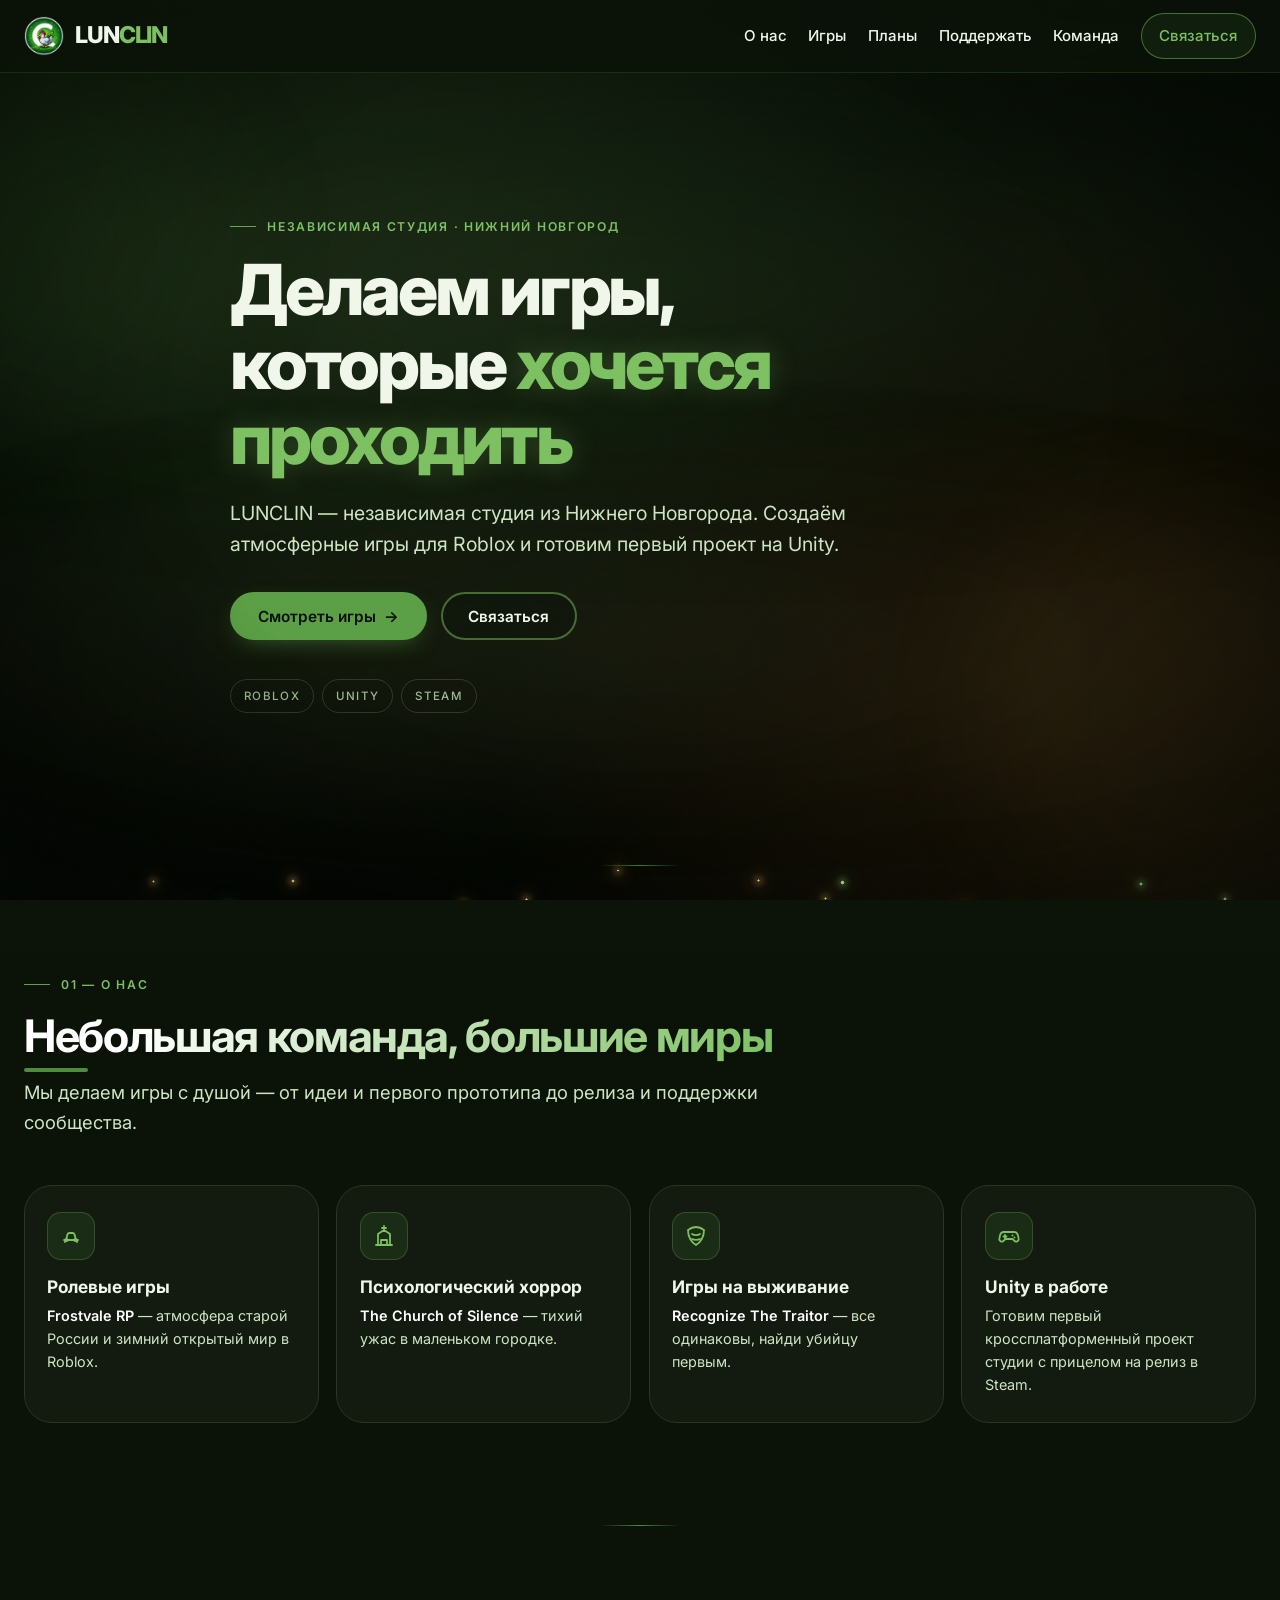
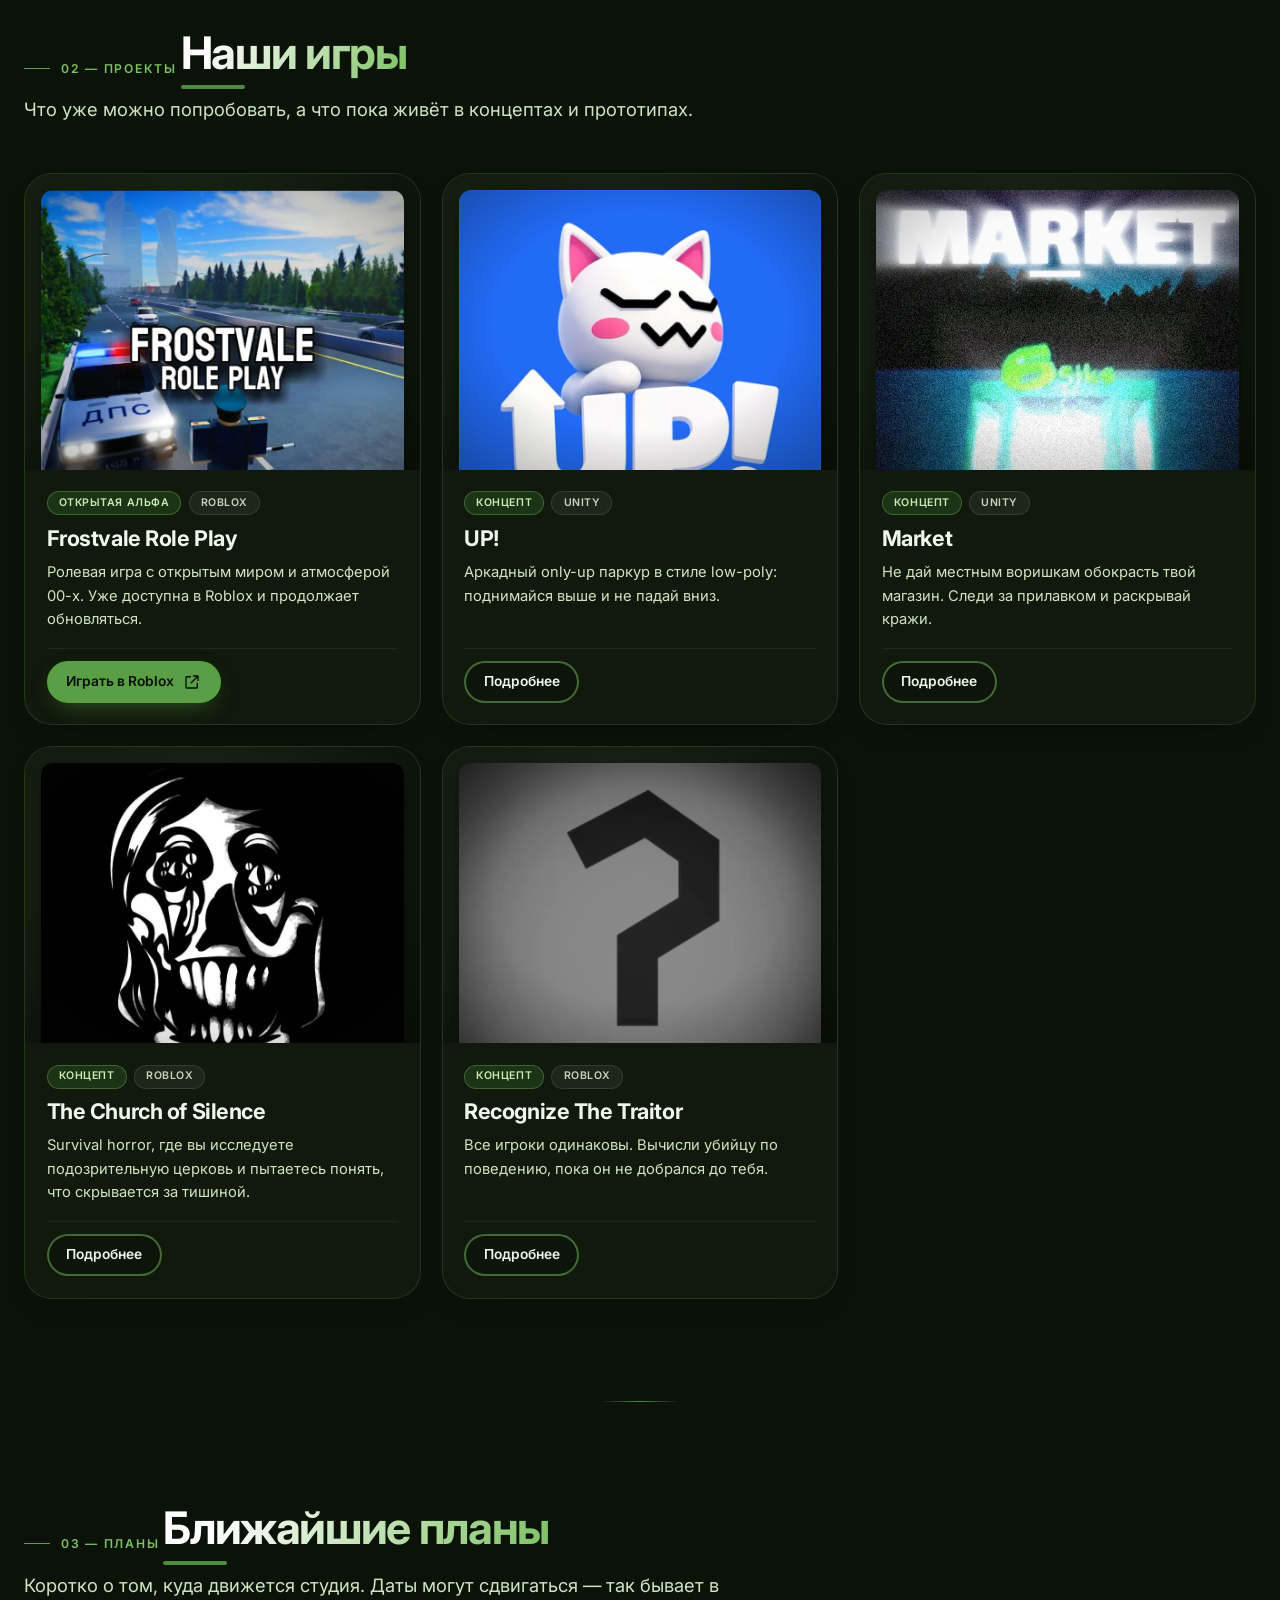
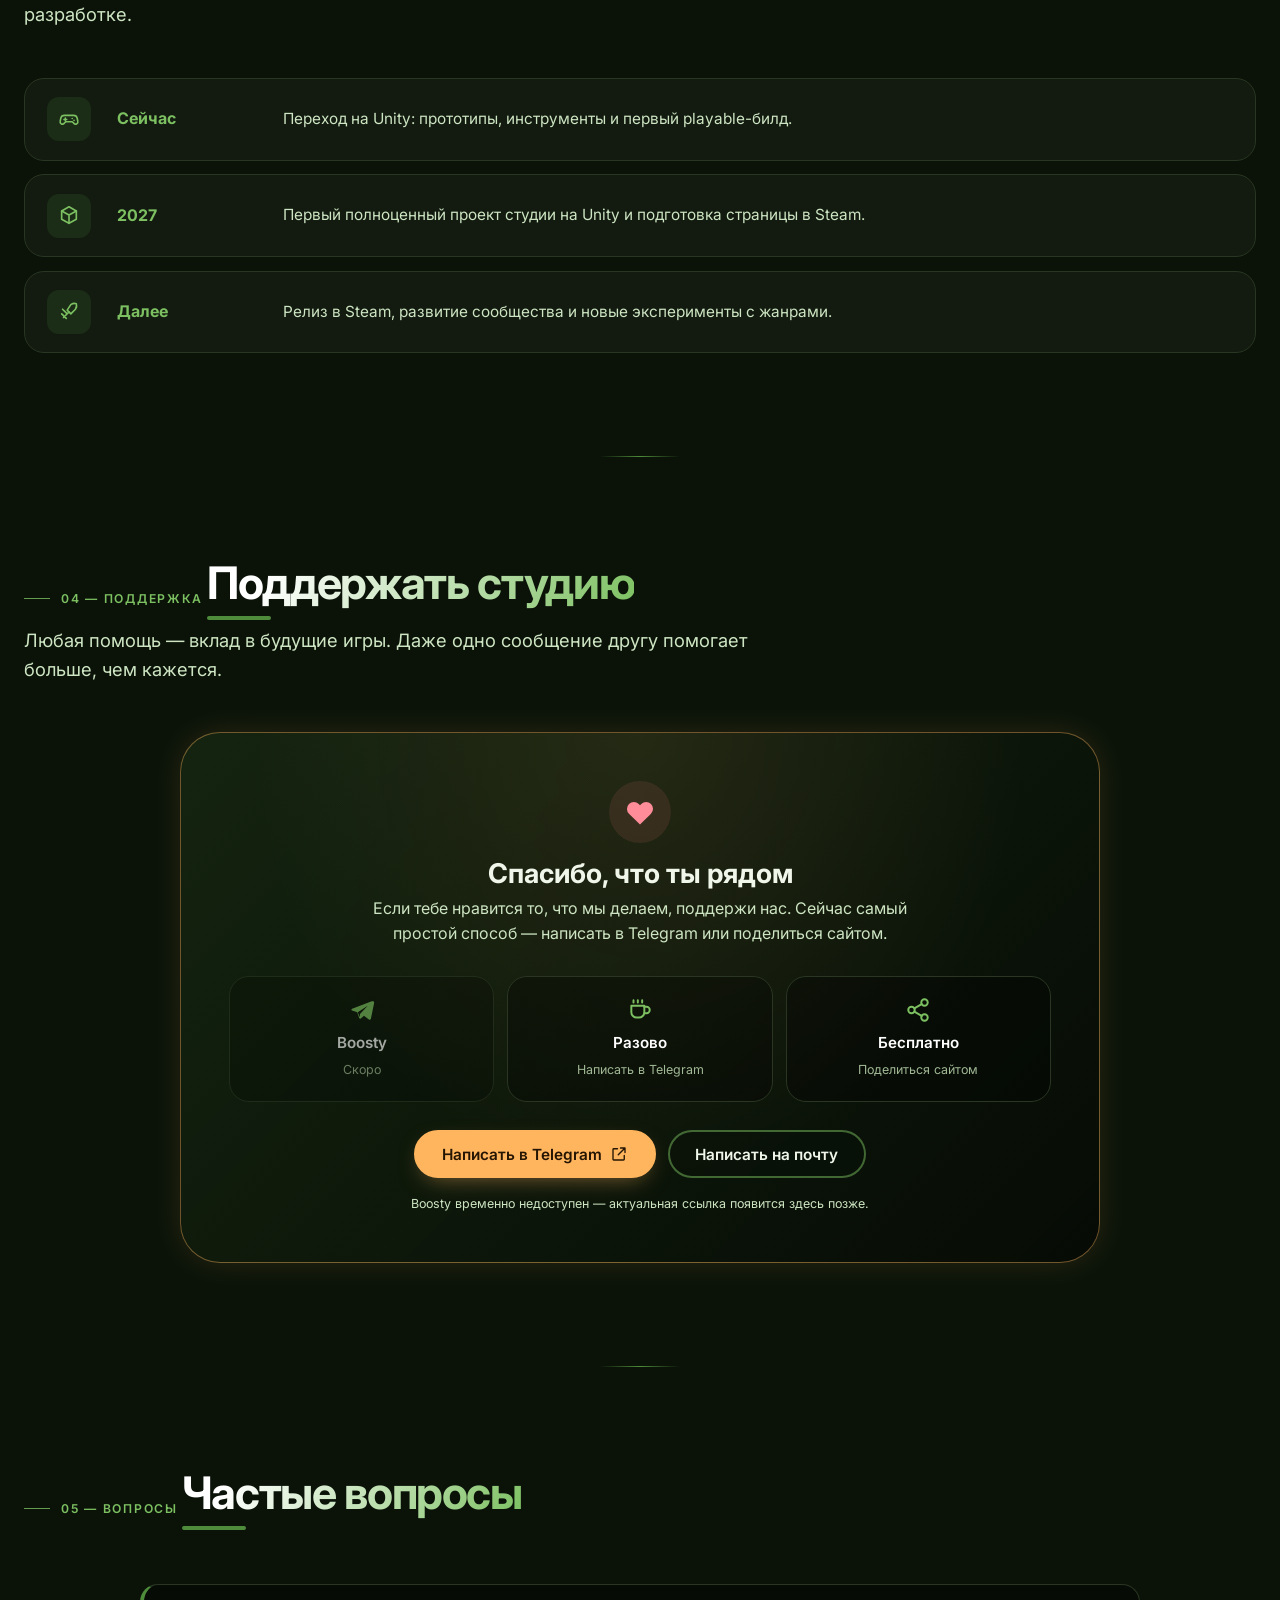
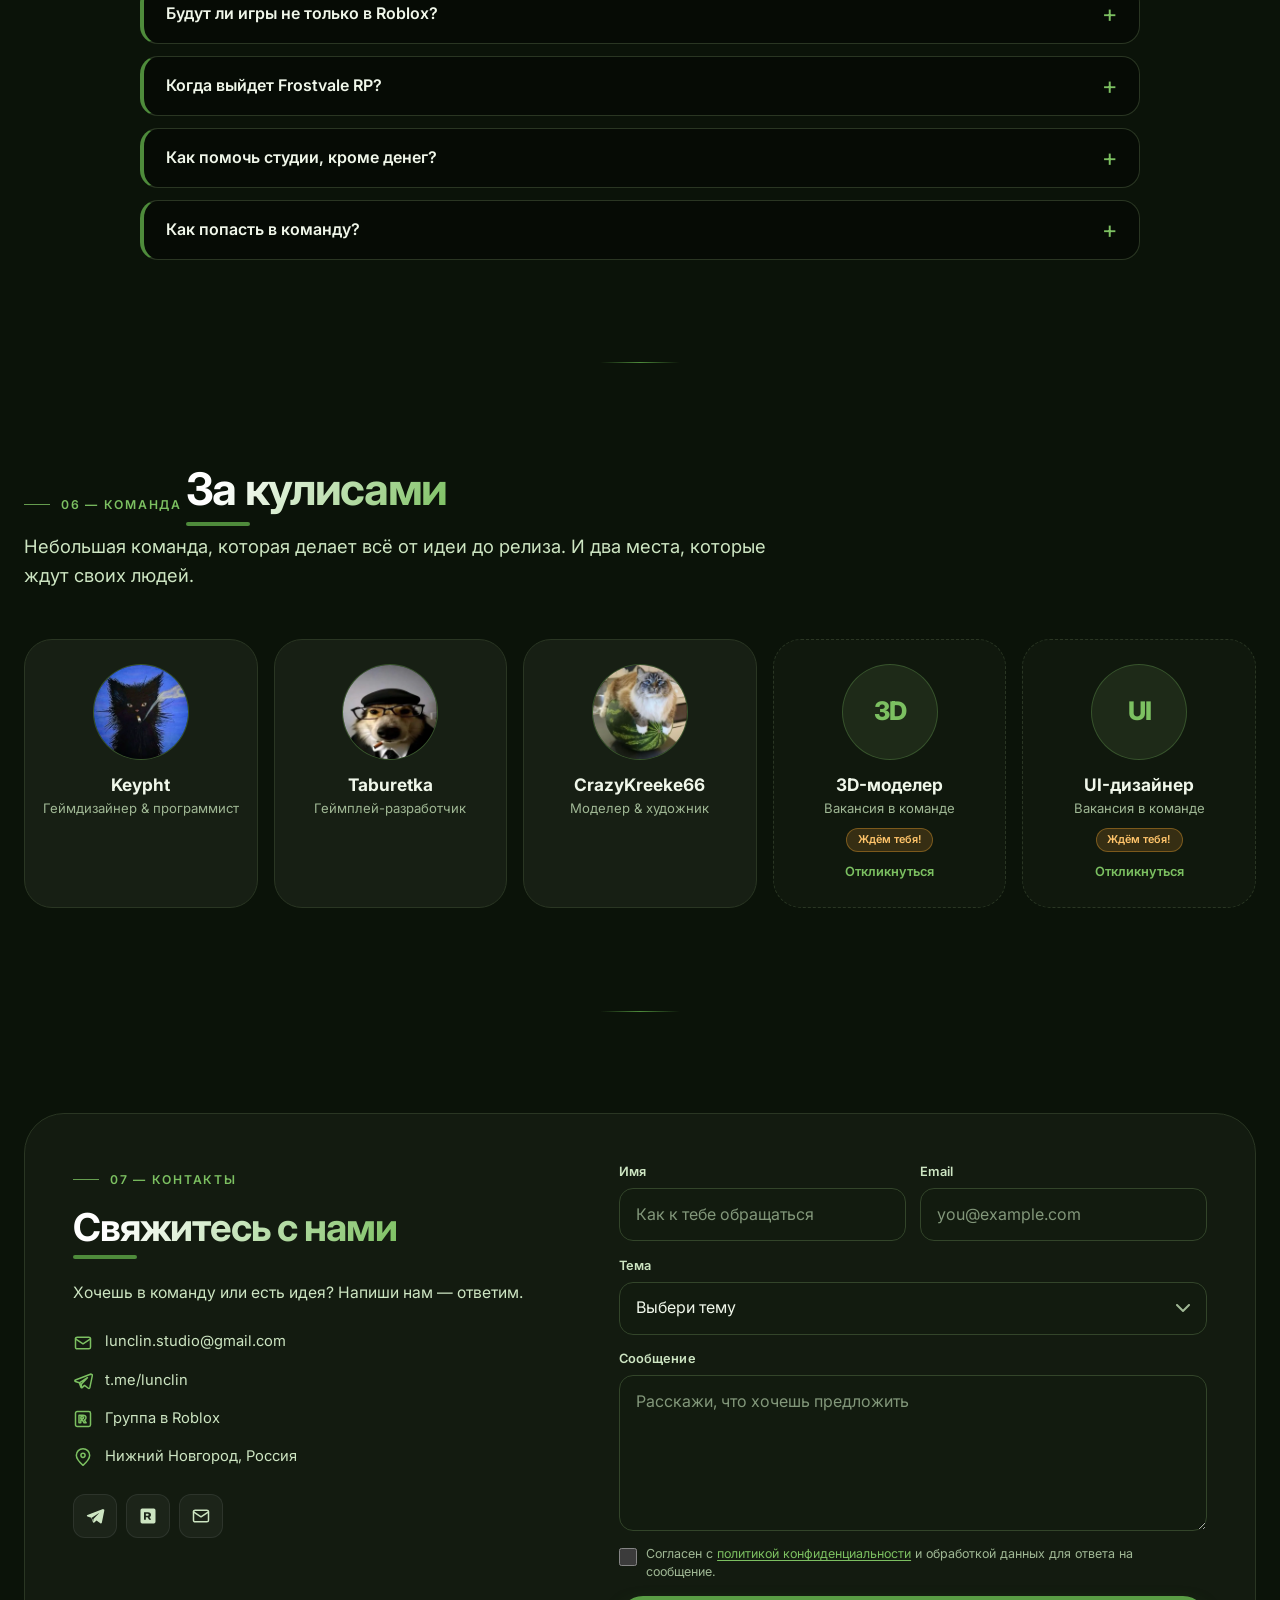
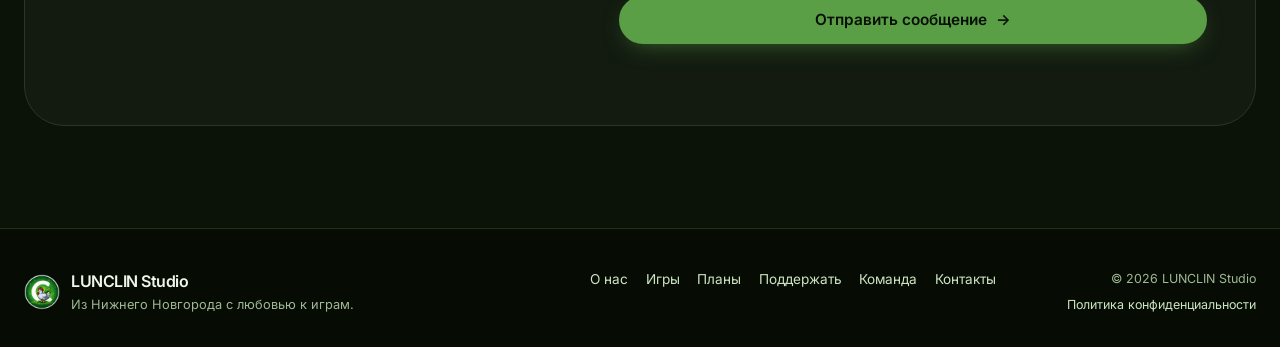
<file: index.html>
<!DOCTYPE html>
<html lang="ru" class="no-js">
<head>
    <meta charset="UTF-8">
    <meta name="viewport" content="width=device-width, initial-scale=1.0, viewport-fit=cover">
    <title>LUNCLIN Studio — инди-игры из Нижнего Новгорода</title>
    <meta name="description" content="LUNCLIN Studio — независимая инди-студия из Нижнего Новгорода. Атмосферные игры для Roblox и первый проект на Unity.">
    <meta name="author" content="LUNCLIN Studio">
    <meta name="robots" content="index, follow">
    <meta name="theme-color" content="#0b1309">
    <meta name="color-scheme" content="dark">
    <meta name="format-detection" content="telephone=no">
    <link rel="canonical" href="https://lunclin.github.io/">

    <meta property="og:type" content="website">
    <meta property="og:site_name" content="LUNCLIN Studio">
    <meta property="og:url" content="https://lunclin.github.io/">
    <meta property="og:title" content="LUNCLIN Studio — инди-игры из Нижнего Новгорода">
    <meta property="og:description" content="Атмосферные игры для Roblox и первый проект на Unity. Знакомьтесь с проектами и командой LUNCLIN.">
    <meta property="og:locale" content="ru_RU">
    <meta property="og:image" content="https://lunclin.github.io/og-image.jpg">
    <meta property="og:image:width" content="1200">
    <meta property="og:image:height" content="630">
    <meta property="og:image:alt" content="LUNCLIN Studio — делаем игры, которые хочется проходить">
    <meta name="twitter:card" content="summary_large_image">
    <meta name="twitter:title" content="LUNCLIN Studio — инди-игры из Нижнего Новгорода">
    <meta name="twitter:description" content="Атмосферные игры для Roblox и первый проект на Unity.">
    <meta name="twitter:image" content="https://lunclin.github.io/og-image.jpg">

    <link rel="icon" type="image/png" sizes="32x32" href="favicon.png">
    <link rel="apple-touch-icon" href="apple-touch-icon.png">
    <link rel="manifest" href="site.webmanifest">

    <link rel="preconnect" href="https://fonts.googleapis.com">
    <link rel="preconnect" href="https://fonts.gstatic.com" crossorigin>
    <link href="https://fonts.googleapis.com/css2?family=Inter:wght@400;500;600;700;800&display=swap" rel="stylesheet">
    <link rel="stylesheet" href="styles.css">

    <script>
        document.documentElement.classList.remove("no-js");
        document.documentElement.classList.add("js");
    </script>

    <script type="application/ld+json">
    {
        "@context": "https://schema.org",
        "@graph": [
            {
                "@type": "Organization",
                "@id": "https://lunclin.github.io/#organization",
                "url": "https://lunclin.github.io/",
                "logo": "https://lunclin.github.io/icon-512.png",
                "name": "LUNCLIN Studio",
                "description": "Независимая инди-студия из Нижнего Новгорода. Создаём атмосферные игры для Roblox и готовим первый проект на Unity.",
                "email": "lunclin.studio@gmail.com",
                "sameAs": [
                    "https://t.me/lunclin",
                    "https://www.roblox.com/communities/35756576/LUNCLIN-Indie-Studio"
                ]
            },
            {
                "@type": "WebSite",
                "@id": "https://lunclin.github.io/#website",
                "url": "https://lunclin.github.io/",
                "name": "LUNCLIN Studio",
                "inLanguage": "ru",
                "publisher": {
                    "@id": "#organization"
                }
            },
            {
                "@type": "VideoGame",
                "name": "Frostvale Role Play",
                "description": "Ролевая игра с открытым миром и атмосферой 00-х в Roblox.",
                "genre": "Role-playing game",
                "gamePlatform": "Roblox",
                "applicationCategory": "Game",
                "operatingSystem": "Web",
                "inLanguage": "ru",
                "publisher": {
                    "@id": "#organization"
                }
            },
            {
                "@type": "VideoGame",
                "name": "UP!",
                "description": "Аркадный only-up паркур в стиле low-poly.",
                "genre": "Parkour",
                "gamePlatform": "Unity",
                "applicationCategory": "Game",
                "operatingSystem": "Windows",
                "publisher": {
                    "@id": "#organization"
                }
            },
            {
                "@type": "VideoGame",
                "name": "Market",
                "description": "Аркадная игра о магазине, который нужно защитить от местных воришек.",
                "genre": "Arcade",
                "gamePlatform": "Unity",
                "applicationCategory": "Game",
                "operatingSystem": "Windows",
                "publisher": {
                    "@id": "#organization"
                }
            },
            {
                "@type": "VideoGame",
                "name": "The Church of Silence",
                "description": "Survival horror о подозрительной церкви и тишине, которая скрывает больше, чем кажется.",
                "genre": "Survival horror",
                "gamePlatform": "Roblox",
                "applicationCategory": "Game",
                "operatingSystem": "Web",
                "inLanguage": "ru",
                "publisher": {
                    "@id": "#organization"
                }
            },
            {
                "@type": "VideoGame",
                "name": "Recognize The Traitor",
                "description": "Социальная игра на вычисление убийцы по поведению среди одинаковых игроков.",
                "genre": "Social deduction",
                "gamePlatform": "Roblox",
                "applicationCategory": "Game",
                "operatingSystem": "Web",
                "inLanguage": "ru",
                "publisher": {
                    "@id": "#organization"
                }
            },
            {
                "@type": "FAQPage",
                "mainEntity": [
                    {
                        "@type": "Question",
                        "name": "Будут ли игры не только в Roblox?",
                        "acceptedAnswer": {
                            "@type": "Answer",
                            "text": "Да. Сейчас студия работает над первым проектом на Unity; в планах — релиз в Steam."
                        }
                    },
                    {
                        "@type": "Question",
                        "name": "Когда выйдет Frostvale RP?",
                        "acceptedAnswer": {
                            "@type": "Answer",
                            "text": "Игра уже доступна в Roblox в открытой альфе и продолжает обновляться."
                        }
                    },
                    {
                        "@type": "Question",
                        "name": "Как помочь студии, кроме денег?",
                        "acceptedAnswer": {
                            "@type": "Answer",
                            "text": "Рассказать друзьям, прислать фидбек в Telegram и протестировать новые механики."
                        }
                    },
                    {
                        "@type": "Question",
                        "name": "Как попасть в команду?",
                        "acceptedAnswer": {
                            "@type": "Answer",
                            "text": "Напиши на lunclin.studio@gmail.com или в Telegram и приложи примеры работ."
                        }
                    }
                ]
            }
        ]
    }
    </script>
</head>
<body id="top">

<a class="skip-link" href="#main">Перейти к содержанию</a>

<svg class="svg-sprite" aria-hidden="true" focusable="false" xmlns="http://www.w3.org/2000/svg">
    <symbol id="i-car" viewBox="0 0 24 24">
        <path d="M5 16h14M7 16l1.4-5.2A2 2 0 0 1 10.3 9h3.4a2 2 0 0 1 1.9 1.8L17 16"/>
        <path d="M6 16v2M18 16v2"/>
        <circle cx="7.5" cy="16" r="1.2"/>
        <circle cx="16.5" cy="16" r="1.2"/>
    </symbol>
    <symbol id="i-church" viewBox="0 0 24 24">
        <path d="M12 2v4M10 4h4M6 21V10l6-4 6 4v11M9 21v-5h6v5M4 21h16"/>
    </symbol>
    <symbol id="i-mask" viewBox="0 0 24 24">
        <path d="M4 6c2.6-2 5.3-3 8-3s5.4 1 8 3c0 6-3.2 12-8 15-4.8-3-8-9-8-15Z"/>
        <path d="M8 10c1.2.8 2.6 1.2 4 1.2s2.8-.4 4-1.2M8 15c1.2.6 2.6.9 4 .9s2.8-.3 4-.9"/>
    </symbol>
    <symbol id="i-gamepad" viewBox="0 0 24 24">
        <path d="M7 8h10a4 4 0 0 1 3.9 3.1l.7 3.3a2.5 2.5 0 0 1-4.4 2.2L15.5 15h-7l-1.7 1.6a2.5 2.5 0 0 1-4.4-2.2l.7-3.3A4 4 0 0 1 7 8Z"/>
        <path d="M8 11v3M6.5 12.5h3M15.5 11.5h.01M17.5 13.5h.01"/>
    </symbol>
    <symbol id="i-cube" viewBox="0 0 24 24">
        <path d="m12 2 8 4.5v9L12 20l-8-4.5v-9L12 2Z"/>
        <path d="m4 6.5 8 4.5 8-4.5M12 11v9"/>
    </symbol>
    <symbol id="i-heart" viewBox="0 0 24 24">
        <path d="M20.8 5.6a5.5 5.5 0 0 0-7.8 0L12 6.6l-1-1a5.5 5.5 0 0 0-7.8 7.8l1 1L12 22l7.8-7.6 1-1a5.5 5.5 0 0 0 0-7.8Z"/>
    </symbol>
    <symbol id="i-telegram" viewBox="0 0 24 24">
        <path d="M21.6 3.6 2.9 10.8c-.9.3-.9 1.4 0 1.7l4.7 1.5 1.8 5.3c.3.8 1.2 1 1.8.4l2.6-2.4 4.6 3.4c.7.5 1.6.1 1.8-.7l3-14.5c.2-1-.7-1.7-1.6-1.4ZM8.1 14l9.2-6-7.1 7.6-.3 3-1.8-4.6Z"/>
    </symbol>
    <symbol id="i-coffee" viewBox="0 0 24 24">
        <path d="M4 8h12v6a5 5 0 0 1-5 5H9a5 5 0 0 1-5-5V8Z"/>
        <path d="M16 9h2a3 3 0 0 1 0 6h-2M6 3v2M10 3v2M14 3v2"/>
    </symbol>
    <symbol id="i-share" viewBox="0 0 24 24">
        <circle cx="18" cy="5" r="3"/>
        <circle cx="6" cy="12" r="3"/>
        <circle cx="18" cy="19" r="3"/>
        <path d="m8.6 10.5 6.8-4M8.6 13.5l6.8 4"/>
    </symbol>
    <symbol id="i-mail" viewBox="0 0 24 24">
        <rect x="3" y="5" width="18" height="14" rx="2"/>
        <path d="m3 7 9 6 9-6"/>
    </symbol>
    <symbol id="i-pin" viewBox="0 0 24 24">
        <path d="M20 10c0 5-8 12-8 12S4 15 4 10a8 8 0 1 1 16 0Z"/>
        <circle cx="12" cy="10" r="2.5"/>
    </symbol>
    <symbol id="i-roblox" viewBox="0 0 24 24">
        <path d="M5 3h14a2 2 0 0 1 2 2v14a2 2 0 0 1-2 2H5a2 2 0 0 1-2-2V5a2 2 0 0 1 2-2Zm2.2 4.4v9.2h2.2v-3h2.1l1.8 3h2.5l-2.1-3.4c1.2-.4 1.9-1.3 1.9-2.7 0-2-1.3-3.1-3.6-3.1H7.2Zm2.2 1.8h1.9c1 0 1.5.4 1.5 1.2 0 .8-.5 1.2-1.5 1.2h-1.9V9.2Z"/>
    </symbol>
    <symbol id="i-external" viewBox="0 0 24 24">
        <path d="M14 4h6v6M20 4l-9 9"/>
        <path d="M19 14v5a1 1 0 0 1-1 1H5a1 1 0 0 1-1-1V6a1 1 0 0 1 1-1h5"/>
    </symbol>
    <symbol id="i-rocket" viewBox="0 0 24 24">
        <path d="M14 4c3-2 6-1 6-1s1 3-1 6l-5 5-4-4 4-6Z"/>
        <path d="M9 13 5 9M6 16l-2-2M9 19l-2-2M12 12l-6 6"/>
    </symbol>
</svg>

<div class="bg-wrap" id="bgWrap" aria-hidden="true">
    <div class="deco-circle deco-1"></div>
    <div class="deco-circle deco-2"></div>
    <div class="fog">
        <div class="fog-layer fog-1"></div>
        <div class="fog-layer fog-2"></div>
        <div class="fog-layer fog-3"></div>
    </div>
    <div class="fireflies" id="fireflies"></div>
</div>
<div class="vignette" aria-hidden="true"></div>
<div class="film-grain" aria-hidden="true"></div>

<div class="toast" id="toast" role="status" aria-live="polite"></div>

<header class="site-header" id="siteHeader">
    <div class="container header-inner">
        <a class="brand" href="#top" aria-label="LUNCLIN Studio — на главную">
            <picture class="brand-picture">
                <source srcset="logo-96.webp" type="image/webp">
                <img src="logo-96.png" alt="" width="96" height="96" fetchpriority="high">
            </picture>
            <span class="brand-name" aria-hidden="true">LUN<span>CLIN</span></span>
        </a>

        <button class="nav-toggle" id="navToggle" type="button" aria-expanded="false" aria-controls="primaryNav" aria-label="Открыть меню">
            <span></span>
            <span></span>
            <span></span>
        </button>

        <nav class="site-nav" id="primaryNav" aria-label="Основная навигация">
            <a href="#about">О нас</a>
            <a href="#projects">Игры</a>
            <a href="#roadmap">Планы</a>
            <a href="#support">Поддержать</a>
            <a href="#team">Команда</a>
            <a class="nav-cta" href="#contact">Связаться</a>
        </nav>
    </div>
</header>

<main id="main">

    <section class="hero" aria-labelledby="hero-title">
        <div class="container hero-inner">
            <p class="eyebrow">Независимая студия · Нижний Новгород</p>
            <h1 id="hero-title">
                <span class="word">Делаем</span> <span class="word">игры,</span><br>
                <span class="word">которые</span> <span class="word accent">хочется</span> <span class="word accent">проходить</span>
            </h1>
            <p class="hero-lead">LUNCLIN — независимая студия из Нижнего Новгорода. Создаём атмосферные игры для Roblox и готовим первый проект на Unity.</p>
            <div class="hero-actions">
                <a class="btn btn-primary" href="#projects">Смотреть игры <span aria-hidden="true">→</span></a>
                <a class="btn btn-outline" href="#contact">Связаться</a>
            </div>
            <ul class="hero-meta" aria-label="Платформы">
                <li>Roblox</li>
                <li>Unity</li>
                <li>Steam</li>
            </ul>
        </div>
    </section>

    <section class="section" id="about" aria-labelledby="about-title">
        <div class="container">
            <div class="section-head">
                <p class="eyebrow">01 — О нас</p>
                <h2 id="about-title">Небольшая команда, большие миры</h2>
                <p class="section-sub">Мы делаем игры с душой — от идеи и первого прототипа до релиза и поддержки сообщества.</p>
            </div>

            <div class="features-grid">
                <article class="feature-card fade-up">
                    <div class="feature-icon"><svg class="icon" aria-hidden="true"><use href="#i-car"></use></svg></div>
                    <h3>Ролевые игры</h3>
                    <p><strong>Frostvale RP</strong> — атмосфера старой России и зимний открытый мир в Roblox.</p>
                </article>
                <article class="feature-card fade-up">
                    <div class="feature-icon"><svg class="icon" aria-hidden="true"><use href="#i-church"></use></svg></div>
                    <h3>Психологический хоррор</h3>
                    <p><strong>The Church of Silence</strong> — тихий ужас в маленьком городке.</p>
                </article>
                <article class="feature-card fade-up">
                    <div class="feature-icon"><svg class="icon" aria-hidden="true"><use href="#i-mask"></use></svg></div>
                    <h3>Игры на выживание</h3>
                    <p><strong>Recognize The Traitor</strong> — все одинаковы, найди убийцу первым.</p>
                </article>
                <article class="feature-card fade-up">
                    <div class="feature-icon"><svg class="icon" aria-hidden="true"><use href="#i-gamepad"></use></svg></div>
                    <h3>Unity в работе</h3>
                    <p>Готовим первый кроссплатформенный проект студии с прицелом на релиз в Steam.</p>
                </article>
            </div>
        </div>
    </section>

    <section class="section" id="projects" aria-labelledby="projects-title">
        <div class="container">
            <div class="section-head">
                <p class="eyebrow">02 — Проекты</p>
                <h2 id="projects-title">Наши игры</h2>
                <p class="section-sub">Что уже можно попробовать, а что пока живёт в концептах и прототипах.</p>
            </div>

            <div class="projects-grid">
                <article class="project-card fade-up">
                    <div class="project-media">
                        <picture>
                            <source srcset="FrostvaleRP.webp" type="image/webp">
                            <img src="FrostvaleRP.jpg" alt="Frostvale Role Play — зимняя ролевая игра в Roblox" width="800" height="800" loading="lazy" decoding="async">
                        </picture>
                    </div>
                    <div class="project-body">
                        <div class="project-tags">
                            <span class="badge status">Открытая альфа</span>
                            <span class="badge platform">Roblox</span>
                        </div>
                        <h3>Frostvale Role Play</h3>
                        <p>Ролевая игра с открытым миром и атмосферой 00-х. Уже доступна в Roblox и продолжает обновляться.</p>
                        <div class="project-actions">
                            <a class="btn btn-primary btn-sm" href="https://www.roblox.com/share?code=a63b220bb76d7d40b744446382b72591&amp;type=ExperienceDetails&amp;stamp=1785743805280" target="_blank" rel="noopener noreferrer">
                                Играть в Roblox
                                <svg class="icon" aria-hidden="true"><use href="#i-external"></use></svg>
                            </a>
                        </div>
                    </div>
                </article>

                <article class="project-card fade-up">
                    <div class="project-media">
                        <picture>
                            <source srcset="UP.webp" type="image/webp">
                            <img src="UP.jpg" alt="UP! — концепт аркадного паркура в стиле low-poly" width="800" height="800" loading="lazy" decoding="async">
                        </picture>
                    </div>
                    <div class="project-body">
                        <div class="project-tags">
                            <span class="badge status">Концепт</span>
                            <span class="badge platform">Unity</span>
                        </div>
                        <h3>UP!</h3>
                        <p>Аркадный only-up паркур в стиле low-poly: поднимайся выше и не падай вниз.</p>
                        <div class="project-actions">
                            <button class="btn btn-outline btn-sm" type="button" data-project="up">Подробнее</button>
                        </div>
                    </div>
                </article>

                <article class="project-card fade-up">
                    <div class="project-media">
                        <picture>
                            <source srcset="Market.webp" type="image/webp">
                            <img src="Market.jpg" alt="Market — концепт игры про магазин и воришек" width="570" height="570" loading="lazy" decoding="async">
                        </picture>
                    </div>
                    <div class="project-body">
                        <div class="project-tags">
                            <span class="badge status">Концепт</span>
                            <span class="badge platform">Unity</span>
                        </div>
                        <h3>Market</h3>
                        <p>Не дай местным воришкам обокрасть твой магазин. Следи за прилавком и раскрывай кражи.</p>
                        <div class="project-actions">
                            <button class="btn btn-outline btn-sm" type="button" data-project="market">Подробнее</button>
                        </div>
                    </div>
                </article>

                <article class="project-card fade-up">
                    <div class="project-media">
                        <picture>
                            <source srcset="The%20Church%20of%20Silence.webp" type="image/webp">
                            <img src="The%20Church%20of%20Silence.jpg" alt="The Church of Silence — концепт психологического хоррора" width="800" height="800" loading="lazy" decoding="async">
                        </picture>
                    </div>
                    <div class="project-body">
                        <div class="project-tags">
                            <span class="badge status">Концепт</span>
                            <span class="badge platform">Roblox</span>
                        </div>
                        <h3>The Church of Silence</h3>
                        <p>Survival horror, где вы исследуете подозрительную церковь и пытаетесь понять, что скрывается за тишиной.</p>
                        <div class="project-actions">
                            <button class="btn btn-outline btn-sm" type="button" data-project="church">Подробнее</button>
                        </div>
                    </div>
                </article>

                <article class="project-card fade-up">
                    <div class="project-media">
                        <picture>
                            <source srcset="Recognize%20The%20Traitor.webp" type="image/webp">
                            <img src="Recognize%20The%20Traitor.jpg" alt="Recognize The Traitor — концепт социальной игры на вычисление убийцы" width="800" height="800" loading="lazy" decoding="async">
                        </picture>
                    </div>
                    <div class="project-body">
                        <div class="project-tags">
                            <span class="badge status">Концепт</span>
                            <span class="badge platform">Roblox</span>
                        </div>
                        <h3>Recognize The Traitor</h3>
                        <p>Все игроки одинаковы. Вычисли убийцу по поведению, пока он не добрался до тебя.</p>
                        <div class="project-actions">
                            <button class="btn btn-outline btn-sm" type="button" data-project="traitor">Подробнее</button>
                        </div>
                    </div>
                </article>
            </div>
        </div>
    </section>

    <section class="section" id="roadmap" aria-labelledby="roadmap-title">
        <div class="container">
            <div class="section-head">
                <p class="eyebrow">03 — Планы</p>
                <h2 id="roadmap-title">Ближайшие планы</h2>
                <p class="section-sub">Коротко о том, куда движется студия. Даты могут сдвигаться — так бывает в разработке.</p>
            </div>

            <div class="roadmap-list">
                <div class="roadmap-card fade-up">
                    <div class="roadmap-icon"><svg class="icon" aria-hidden="true"><use href="#i-gamepad"></use></svg></div>
                    <div class="roadmap-date">Сейчас</div>
                    <div class="roadmap-text">Переход на Unity: прототипы, инструменты и первый playable-билд.</div>
                </div>
                <div class="roadmap-card fade-up">
                    <div class="roadmap-icon"><svg class="icon" aria-hidden="true"><use href="#i-cube"></use></svg></div>
                    <div class="roadmap-date">2027</div>
                    <div class="roadmap-text">Первый полноценный проект студии на Unity и подготовка страницы в Steam.</div>
                </div>
                <div class="roadmap-card fade-up">
                    <div class="roadmap-icon"><svg class="icon" aria-hidden="true"><use href="#i-rocket"></use></svg></div>
                    <div class="roadmap-date">Далее</div>
                    <div class="roadmap-text">Релиз в Steam, развитие сообщества и новые эксперименты с жанрами.</div>
                </div>
            </div>
        </div>
    </section>

    <section class="section" id="support" aria-labelledby="support-title">
        <div class="container">
            <div class="section-head">
                <p class="eyebrow">04 — Поддержка</p>
                <h2 id="support-title">Поддержать студию</h2>
                <p class="section-sub">Любая помощь — вклад в будущие игры. Даже одно сообщение другу помогает больше, чем кажется.</p>
            </div>

            <div class="support-card fade-up">
                <div class="support-heart" aria-hidden="true"><svg class="icon icon--solid"><use href="#i-heart"></use></svg></div>
                <h3>Спасибо, что ты рядом</h3>
                <p>Если тебе нравится то, что мы делаем, поддержи нас. Сейчас самый простой способ — написать в Telegram или поделиться сайтом.</p>

                <div class="support-options">
                    <div class="support-option is-disabled" aria-disabled="true">
                        <svg class="icon icon--solid" aria-hidden="true"><use href="#i-telegram"></use></svg>
                        <strong>Boosty</strong>
                        <span>Скоро</span>
                    </div>
                    <a class="support-option" href="https://t.me/lunclin" target="_blank" rel="noopener noreferrer">
                        <svg class="icon" aria-hidden="true"><use href="#i-coffee"></use></svg>
                        <strong>Разово</strong>
                        <span>Написать в Telegram</span>
                    </a>
                    <button class="support-option" type="button" data-share>
                        <svg class="icon" aria-hidden="true"><use href="#i-share"></use></svg>
                        <strong>Бесплатно</strong>
                        <span>Поделиться сайтом</span>
                    </button>
                </div>

                <div class="support-actions">
                    <a class="btn btn-ember" href="https://t.me/lunclin" target="_blank" rel="noopener noreferrer">
                        Написать в Telegram
                        <svg class="icon" aria-hidden="true"><use href="#i-external"></use></svg>
                    </a>
                    <a class="btn btn-outline" href="mailto:lunclin.studio@gmail.com">Написать на почту</a>
                </div>
                <p class="support-note">Boosty временно недоступен — актуальная ссылка появится здесь позже.</p>
            </div>
        </div>
    </section>

    <section class="section" id="faq" aria-labelledby="faq-title">
        <div class="container">
            <div class="section-head">
                <p class="eyebrow">05 — Вопросы</p>
                <h2 id="faq-title">Частые вопросы</h2>
            </div>

            <div class="faq-grid">
                <details class="faq-item fade-up">
                    <summary>Будут ли игры не только в Roblox?</summary>
                    <div class="faq-answer">
                        <p>Да. Сейчас студия работает над первым проектом на Unity; в планах — релиз в Steam.</p>
                    </div>
                </details>
                <details class="faq-item fade-up">
                    <summary>Когда выйдет Frostvale RP?</summary>
                    <div class="faq-answer">
                        <p>Игра уже доступна в Roblox в открытой альфе и продолжает обновляться. Загляни на страницу проекта — там есть кнопка «Играть».</p>
                    </div>
                </details>
                <details class="faq-item fade-up">
                    <summary>Как помочь студии, кроме денег?</summary>
                    <div class="faq-answer">
                        <p>Рассказать друзьям, прислать фидбек в Telegram и протестировать новые механики. Для инди-команды это очень важно.</p>
                    </div>
                </details>
                <details class="faq-item fade-up">
                    <summary>Как попасть в команду?</summary>
                    <div class="faq-answer">
                        <p>Напиши на <a href="mailto:lunclin.studio@gmail.com">lunclin.studio@gmail.com</a> или в Telegram и приложи примеры работ. Сейчас открыты вакансии 3D-моделера и UI-дизайнера.</p>
                    </div>
                </details>
            </div>
        </div>
    </section>

    <section class="section" id="team" aria-labelledby="team-title">
        <div class="container">
            <div class="section-head">
                <p class="eyebrow">06 — Команда</p>
                <h2 id="team-title">За кулисами</h2>
                <p class="section-sub">Небольшая команда, которая делает всё от идеи до релиза. И два места, которые ждут своих людей.</p>
            </div>

            <div class="team-grid">
                <article class="team-card fade-up">
                    <div class="team-avatar">
                        <span class="avatar-fallback" aria-hidden="true">K</span>
                        <picture>
                            <source srcset="Keypht.webp" type="image/webp">
                            <img src="Keypht.jpg" alt="" width="400" height="400" loading="lazy" decoding="async">
                        </picture>
                    </div>
                    <h3>Keypht</h3>
                    <p>Геймдизайнер &amp; программист</p>
                </article>

                <article class="team-card fade-up">
                    <div class="team-avatar">
                        <span class="avatar-fallback" aria-hidden="true">T</span>
                        <picture>
                            <source srcset="Taburetka.webp" type="image/webp">
                            <img src="Taburetka.jpg" alt="" width="400" height="400" loading="lazy" decoding="async">
                        </picture>
                    </div>
                    <h3>Taburetka</h3>
                    <p>Геймплей-разработчик</p>
                </article>

                <article class="team-card fade-up">
                    <div class="team-avatar">
                        <span class="avatar-fallback" aria-hidden="true">C</span>
                        <picture>
                            <source srcset="CrazyKreeke66.webp" type="image/webp">
                            <img src="CrazyKreeke66.jpg" alt="" width="400" height="400" loading="lazy" decoding="async">
                        </picture>
                    </div>
                    <h3>CrazyKreeke66</h3>
                    <p>Моделер &amp; художник</p>
                </article>

                <article class="team-card is-vacancy fade-up">
                    <div class="team-avatar">
                        <span class="avatar-fallback" aria-hidden="true">3D</span>
                    </div>
                    <h3>3D-моделер</h3>
                    <p>Вакансия в команде</p>
                    <span class="vacancy-badge">Ждём тебя!</span>
                    <a class="team-link" href="mailto:lunclin.studio@gmail.com?subject=Вакансия%203D-моделера">Откликнуться</a>
                </article>

                <article class="team-card is-vacancy fade-up">
                    <div class="team-avatar">
                        <span class="avatar-fallback" aria-hidden="true">UI</span>
                    </div>
                    <h3>UI-дизайнер</h3>
                    <p>Вакансия в команде</p>
                    <span class="vacancy-badge">Ждём тебя!</span>
                    <a class="team-link" href="mailto:lunclin.studio@gmail.com?subject=Вакансия%20UI-дизайнера">Откликнуться</a>
                </article>
            </div>
        </div>
    </section>

    <section class="section" id="contact" aria-labelledby="contact-title">
        <div class="container">
            <div class="contact-card">
                <div class="contact-info">
                    <p class="eyebrow">07 — Контакты</p>
                    <h2 id="contact-title">Свяжитесь с нами</h2>
                    <p class="contact-intro">Хочешь в команду или есть идея? Напиши нам — ответим.</p>

                    <ul class="contact-list">
                        <li>
                            <svg class="icon" aria-hidden="true"><use href="#i-mail"></use></svg>
                            <a href="mailto:lunclin.studio@gmail.com">lunclin.studio@gmail.com</a>
                        </li>
                        <li>
                            <svg class="icon" aria-hidden="true"><use href="#i-telegram"></use></svg>
                            <a href="https://t.me/lunclin" target="_blank" rel="noopener noreferrer">t.me/lunclin</a>
                        </li>
                        <li>
                            <svg class="icon" aria-hidden="true"><use href="#i-roblox"></use></svg>
                            <a href="https://www.roblox.com/communities/35756576/LUNCLIN-Indie-Studio" target="_blank" rel="noopener noreferrer">Группа в Roblox</a>
                        </li>
                        <li>
                            <svg class="icon" aria-hidden="true"><use href="#i-pin"></use></svg>
                            <span>Нижний Новгород, Россия</span>
                        </li>
                    </ul>

                    <div class="social-links" aria-label="Социальные сети">
                        <a href="https://t.me/lunclin" target="_blank" rel="noopener noreferrer" aria-label="Telegram">
                            <svg class="icon icon--solid" aria-hidden="true"><use href="#i-telegram"></use></svg>
                        </a>
                        <a href="https://www.roblox.com/communities/35756576/LUNCLIN-Indie-Studio" target="_blank" rel="noopener noreferrer" aria-label="Roblox">
                            <svg class="icon icon--solid" aria-hidden="true"><use href="#i-roblox"></use></svg>
                        </a>
                        <a href="mailto:lunclin.studio@gmail.com" aria-label="Написать на email">
                            <svg class="icon" aria-hidden="true"><use href="#i-mail"></use></svg>
                        </a>
                    </div>
                </div>

                <form class="contact-form" id="contactForm" action="https://formsubmit.co/lunclin.studio@gmail.com" method="POST">
                    <input type="hidden" name="_subject" value="Новое сообщение с сайта LUNCLIN">
                    <input type="hidden" name="_template" value="table">
                    <input type="hidden" name="_captcha" value="false">
                    <input class="form-honeypot" type="text" name="_honey" tabindex="-1" autocomplete="off" aria-hidden="true">

                    <div class="form-row">
                        <div class="form-field">
                            <label for="name">Имя</label>
                            <input id="name" name="name" type="text" autocomplete="name" placeholder="Как к тебе обращаться" required minlength="2">
                        </div>
                        <div class="form-field">
                            <label for="email">Email</label>
                            <input id="email" name="email" type="email" autocomplete="email" placeholder="you@example.com" required>
                        </div>
                    </div>

                    <div class="form-field">
                        <label for="topic">Тема</label>
                        <select id="topic" name="topic" required>
                            <option value="" selected disabled>Выбери тему</option>
                            <option value="В команду">В команду</option>
                            <option value="Идея или предложение">Идея или предложение</option>
                            <option value="Поддержка">Поддержка</option>
                            <option value="Другое">Другое</option>
                        </select>
                    </div>

                    <div class="form-field">
                        <label for="message">Сообщение</label>
                        <textarea id="message" name="message" rows="5" autocomplete="off" placeholder="Расскажи, что хочешь предложить" required minlength="10"></textarea>
                    </div>

                    <label class="consent">
                        <input type="checkbox" name="consent" value="yes" required>
                        <span>Согласен с <a href="privacy.html">политикой конфиденциальности</a> и обработкой данных для ответа на сообщение.</span>
                    </label>

                    <button class="btn btn-primary btn-block" type="submit">Отправить сообщение <span aria-hidden="true">→</span></button>
                    <p class="form-feedback" id="formFeedback" role="status" aria-live="polite"></p>
                </form>
            </div>
        </div>
    </section>

</main>

<footer class="site-footer">
    <div class="container footer-inner">
        <div class="footer-brand">
            <picture>
                <source srcset="logo-96.webp" type="image/webp">
                <img src="logo-96.png" alt="" width="96" height="96" loading="lazy" decoding="async">
            </picture>
            <p><strong>LUNCLIN Studio</strong>Из Нижнего Новгорода с любовью к играм.</p>
        </div>

        <nav class="footer-nav" aria-label="Навигация в подвале">
            <a href="#about">О нас</a>
            <a href="#projects">Игры</a>
            <a href="#roadmap">Планы</a>
            <a href="#support">Поддержать</a>
            <a href="#team">Команда</a>
            <a href="#contact">Контакты</a>
        </nav>

        <div class="footer-meta">
            <p>© <span id="year">2026</span> LUNCLIN Studio</p>
            <a href="privacy.html">Политика конфиденциальности</a>
        </div>
    </div>
</footer>

<dialog class="project-dialog" id="projectDialog" aria-labelledby="dialogTitle">
    <button class="dialog-close" type="button" data-close-dialog aria-label="Закрыть окно">×</button>
    <div class="dialog-media">
        <img id="dialogImage" src="[data-uri]" alt="" width="800" height="800">
    </div>
    <div class="dialog-body">
        <div class="project-tags" id="dialogTags"></div>
        <h2 id="dialogTitle">Проект</h2>
        <p id="dialogDescription"></p>
        <blockquote class="dialog-quote" id="dialogQuote"></blockquote>
        <p class="dialog-note">Проект в разработке. Следи за новостями в Telegram.</p>
        <a class="btn btn-primary" href="https://t.me/lunclin" target="_blank" rel="noopener noreferrer">
            Следить за проектом
            <svg class="icon" aria-hidden="true"><use href="#i-external"></use></svg>
        </a>
    </div>
</dialog>

<script src="script.js" defer></script>
</body>
</html>
</file>
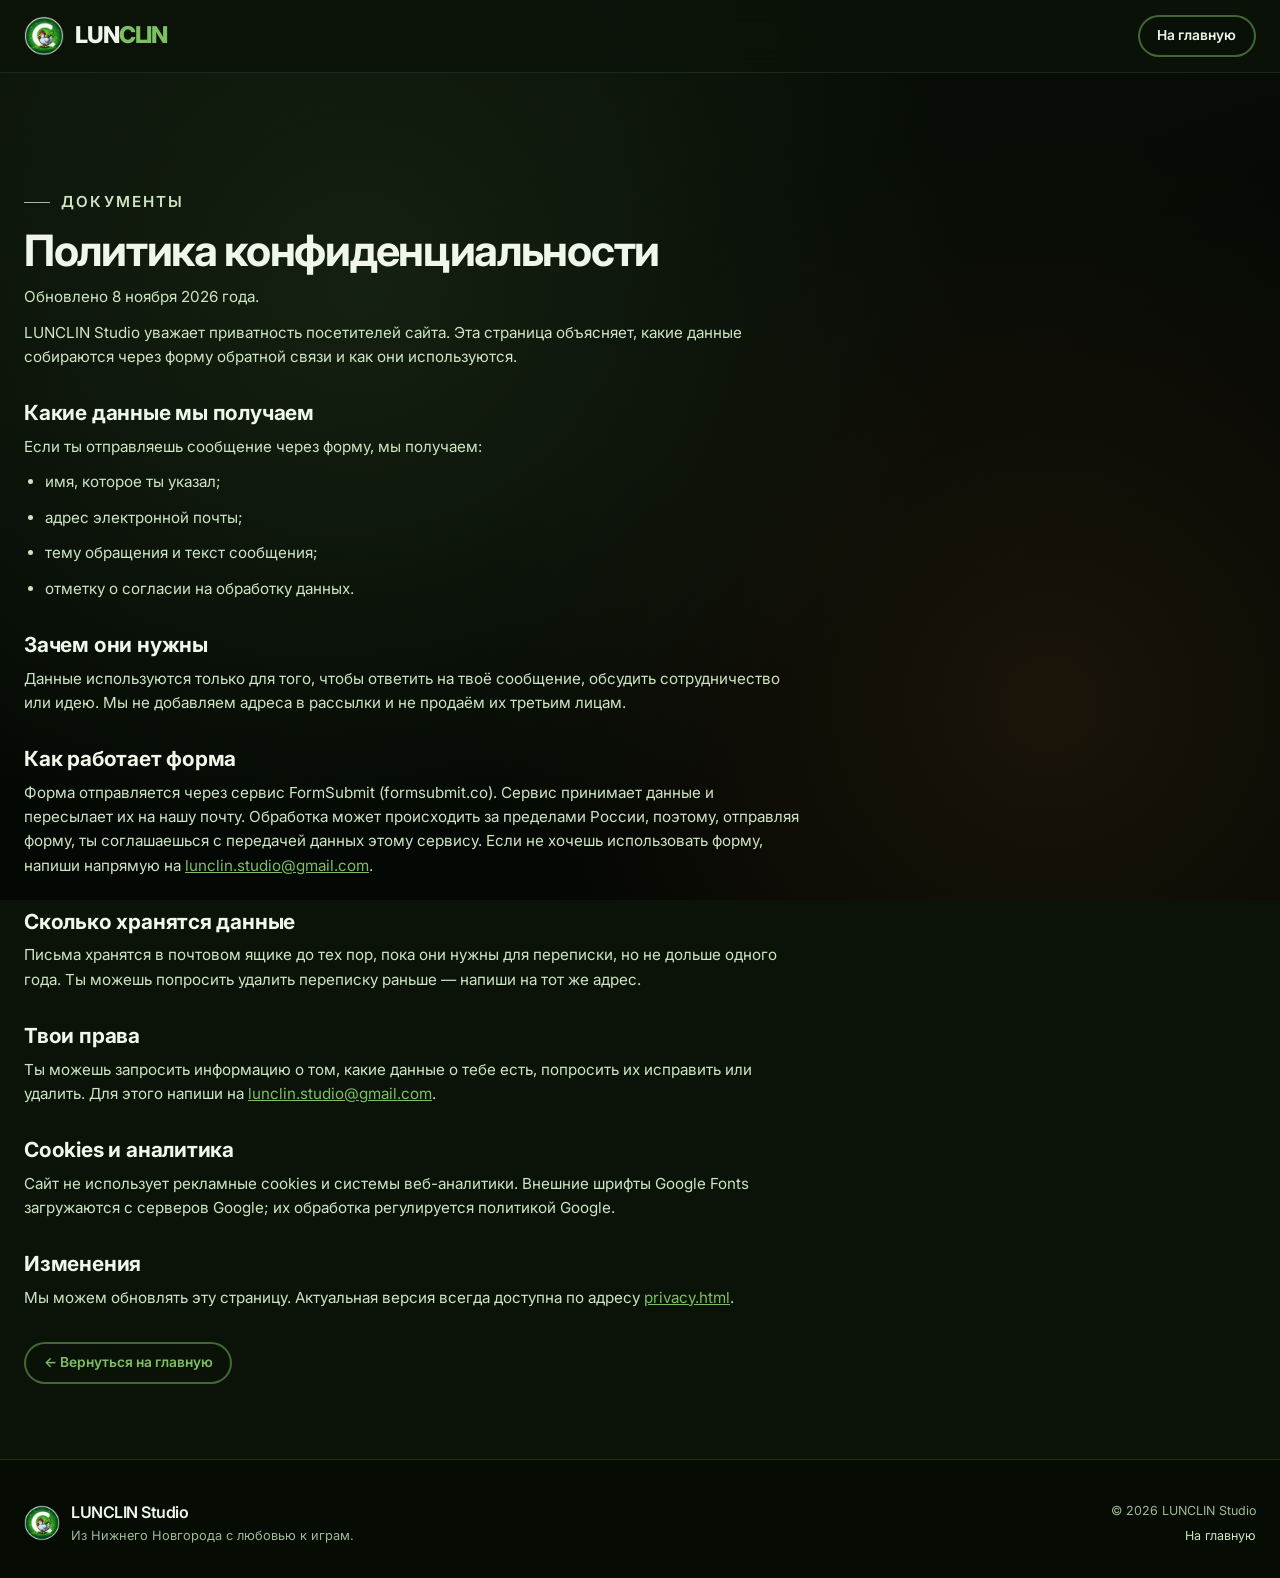
<file: privacy.html>
<!DOCTYPE html>
<html lang="ru">
<head>
    <meta charset="UTF-8">
    <meta name="viewport" content="width=device-width, initial-scale=1.0, viewport-fit=cover">
    <title>Политика конфиденциальности — LUNCLIN Studio</title>
    <meta name="description" content="Как LUNCLIN Studio обрабатывает данные, которые вы отправляете через форму на сайте.">
    <meta name="theme-color" content="#0b1309">
    <meta name="color-scheme" content="dark">
    <link rel="canonical" href="https://lunclin.github.io/privacy.html">
    <meta name="robots" content="noindex, follow">
    <link rel="icon" type="image/png" sizes="32x32" href="favicon.png">
    <link rel="apple-touch-icon" href="apple-touch-icon.png">
    <link rel="preconnect" href="https://fonts.googleapis.com">
    <link rel="preconnect" href="https://fonts.gstatic.com" crossorigin>
    <link href="https://fonts.googleapis.com/css2?family=Inter:wght@400;500;600;700;800&display=swap" rel="stylesheet">
    <link rel="stylesheet" href="styles.css">
</head>
<body id="top">

<a class="skip-link" href="#main">Перейти к содержанию</a>

<header class="site-header">
    <div class="container header-inner">
        <a class="brand" href="index.html" aria-label="LUNCLIN Studio — на главную">
            <picture class="brand-picture">
                <source srcset="logo-96.webp" type="image/webp">
                <img src="logo-96.png" alt="" width="96" height="96">
            </picture>
            <span class="brand-name" aria-hidden="true">LUN<span>CLIN</span></span>
        </a>
        <a class="btn btn-outline btn-sm" href="index.html">На главную</a>
    </div>
</header>

<main class="legal-page" id="main">
    <div class="container">
        <article class="legal-content">
            <p class="eyebrow">Документы</p>
            <h1>Политика конфиденциальности</h1>
            <p class="legal-updated">Обновлено 8 ноября 2026 года.</p>

            <p>LUNCLIN Studio уважает приватность посетителей сайта. Эта страница объясняет, какие данные собираются через форму обратной связи и как они используются.</p>

            <h2>Какие данные мы получаем</h2>
            <p>Если ты отправляешь сообщение через форму, мы получаем:</p>
            <ul>
                <li>имя, которое ты указал;</li>
                <li>адрес электронной почты;</li>
                <li>тему обращения и текст сообщения;</li>
                <li>отметку о согласии на обработку данных.</li>
            </ul>

            <h2>Зачем они нужны</h2>
            <p>Данные используются только для того, чтобы ответить на твоё сообщение, обсудить сотрудничество или идею. Мы не добавляем адреса в рассылки и не продаём их третьим лицам.</p>

            <h2>Как работает форма</h2>
            <p>Форма отправляется через сервис FormSubmit (formsubmit.co). Сервис принимает данные и пересылает их на нашу почту. Обработка может происходить за пределами России, поэтому, отправляя форму, ты соглашаешься с передачей данных этому сервису. Если не хочешь использовать форму, напиши напрямую на <a href="mailto:lunclin.studio@gmail.com">lunclin.studio@gmail.com</a>.</p>

            <h2>Сколько хранятся данные</h2>
            <p>Письма хранятся в почтовом ящике до тех пор, пока они нужны для переписки, но не дольше одного года. Ты можешь попросить удалить переписку раньше — напиши на тот же адрес.</p>

            <h2>Твои права</h2>
            <p>Ты можешь запросить информацию о том, какие данные о тебе есть, попросить их исправить или удалить. Для этого напиши на <a href="mailto:lunclin.studio@gmail.com">lunclin.studio@gmail.com</a>.</p>

            <h2>Cookies и аналитика</h2>
            <p>Сайт не использует рекламные cookies и системы веб-аналитики. Внешние шрифты Google Fonts загружаются с серверов Google; их обработка регулируется политикой Google.</p>

            <h2>Изменения</h2>
            <p>Мы можем обновлять эту страницу. Актуальная версия всегда доступна по адресу <a href="privacy.html">privacy.html</a>.</p>

            <p class="legal-back"><a class="btn btn-outline btn-sm" href="index.html">← Вернуться на главную</a></p>
        </article>
    </div>
</main>

<footer class="site-footer">
    <div class="container footer-inner footer-inner--compact">
        <div class="footer-brand">
            <picture>
                <source srcset="logo-96.webp" type="image/webp">
                <img src="logo-96.png" alt="" width="96" height="96" loading="lazy" decoding="async">
            </picture>
            <p><strong>LUNCLIN Studio</strong>Из Нижнего Новгорода с любовью к играм.</p>
        </div>
        <div class="footer-meta">
            <p>© <span id="year">2026</span> LUNCLIN Studio</p>
            <a href="index.html">На главную</a>
        </div>
    </div>
</footer>

<script src="script.js" defer></script>
</body>
</html>
</file>
<file: styles.css>
/* ==========================================================================
   LUNCLIN Studio — styles
   ========================================================================== */

/* ---------- Tokens ---------- */
:root {
    color-scheme: dark;

    --primary: #4e8b3b;
    --primary-strong: #5a9e45;
    --primary-light: #7cc061;
    --primary-dark: #3a692b;
    --primary-glow: rgba(78, 139, 59, 0.4);

    --ember: #ffb45e;
    --ember-soft: #ffcf8a;
    --ember-glow: rgba(255, 180, 94, 0.35);

    --bg: #0b1309;
    --bg-deep: #030603;
    --surface: #171f14;
    --surface-soft: rgba(23, 31, 20, 0.72);
    --text: #f0f7ea;
    --text-soft: #cde5c2;
    --text-muted: #a0b895;
    --border: #2a3623;

    --header-h: 72px;
    --gutter: clamp(1rem, 4vw, 1.5rem);
    --container: 1280px;

    --radius-xl: 40px;
    --radius-lg: 28px;
    --radius-md: 20px;
    --radius-sm: 14px;

    --ease: cubic-bezier(0.2, 0.9, 0.4, 1.1);
    --ease-out: cubic-bezier(0.22, 1, 0.36, 1);

    --shadow-card: 0 18px 40px -18px rgba(0, 0, 0, 0.7);
    --shadow-glow: 0 0 30px rgba(255, 180, 94, 0.12);

    --focus-ring: 0 0 0 3px rgba(255, 180, 94, 0.35);
}

/* ---------- Reset / base ---------- */
*,
*::before,
*::after {
    box-sizing: border-box;
}

* {
    margin: 0;
}

html {
    scroll-behavior: smooth;
    -webkit-text-size-adjust: 100%;
    text-size-adjust: 100%;
    scrollbar-width: thin;
    scrollbar-color: var(--primary) #0a1a05;
}

body {
    min-height: 100svh;
    font-family: "Inter", system-ui, -apple-system, "Segoe UI", Roboto, Arial, sans-serif;
    background: var(--bg);
    color: var(--text);
    line-height: 1.6;
    overflow-x: clip;
    -webkit-font-smoothing: antialiased;
    text-rendering: optimizeLegibility;
}

body.nav-open,
body.dialog-open {
    overflow: hidden;
}

img,
picture,
svg,
video {
    display: block;
    max-width: 100%;
}

img {
    height: auto;
}

button,
input,
select,
textarea {
    font: inherit;
    color: inherit;
}

button {
    background: none;
    border: 0;
    cursor: pointer;
}

a {
    color: inherit;
}

ul,
ol {
    list-style: none;
    padding: 0;
}

strong {
    color: #fff;
    font-weight: 600;
}

::selection {
    background: rgba(78, 139, 59, 0.45);
    color: #fff;
}

:focus-visible {
    outline: 2px solid var(--ember);
    outline-offset: 3px;
    border-radius: 6px;
}

[id] {
    scroll-margin-top: calc(var(--header-h) + 1rem);
}

.container {
    width: min(var(--container), calc(100% - var(--gutter) * 2));
    margin-inline: auto;
}

.visually-hidden {
    position: absolute !important;
    width: 1px !important;
    height: 1px !important;
    padding: 0 !important;
    margin: -1px !important;
    overflow: hidden !important;
    clip: rect(0 0 0 0) !important;
    white-space: nowrap !important;
    border: 0 !important;
}

.svg-sprite {
    position: absolute;
    width: 0;
    height: 0;
    overflow: hidden;
}

.icon {
    width: 24px;
    height: 24px;
    fill: none;
    stroke: currentColor;
    stroke-width: 1.8;
    stroke-linecap: round;
    stroke-linejoin: round;
}

.icon--solid {
    fill: currentColor;
    stroke: none;
}

.skip-link {
    position: fixed;
    top: 12px;
    left: 12px;
    z-index: 1000;
    transform: translateY(-160%);
    padding: 0.75rem 1.1rem;
    border-radius: 999px;
    background: var(--ember);
    color: #1c1204;
    font-weight: 700;
    text-decoration: none;
    transition: transform 0.2s var(--ease-out);
}

.skip-link:focus {
    transform: translateY(0);
}

/* ---------- Background layers ---------- */
body::before {
    content: "";
    position: fixed;
    inset: 0;
    z-index: -2;
    background:
        radial-gradient(circle at 28% 32%, #142010 0%, transparent 55%),
        radial-gradient(circle at 82% 78%, #1a1408 0%, transparent 45%),
        linear-gradient(160deg, #0b1309, #030603 70%);
    pointer-events: none;
}

.bg-wrap {
    position: fixed;
    inset: 0;
    z-index: -1;
    overflow: hidden;
    pointer-events: none;
}

.deco-circle {
    position: absolute;
    border-radius: 50%;
    background: var(--primary-glow);
    filter: blur(70px);
    opacity: 0.26;
    will-change: transform;
}

.deco-1 {
    width: 340px;
    height: 340px;
    top: 8%;
    left: -120px;
}

.deco-2 {
    width: 460px;
    height: 460px;
    right: -160px;
    bottom: -40px;
    background: rgba(255, 180, 94, 0.18);
}

.fog {
    position: absolute;
    inset: 0;
    overflow: hidden;
}

.fog-layer {
    position: absolute;
    left: -30%;
    width: 160%;
    height: 55vh;
    filter: blur(60px);
    will-change: transform;
    animation: fogDrift var(--fog-dur, 30s) ease-in-out infinite alternate;
}

.fog-1 {
    top: 4%;
    opacity: 0.3;
    background: radial-gradient(ellipse at center, rgba(90, 140, 70, 0.45), rgba(20, 40, 15, 0.2) 60%, transparent 75%);
    --fog-dur: 28s;
    animation-delay: -12s;
}

.fog-2 {
    bottom: 0;
    opacity: 0.22;
    background: radial-gradient(ellipse at center, rgba(150, 100, 55, 0.35), transparent 70%);
    --fog-dur: 38s;
    animation-delay: -20s;
}

.fog-3 {
    top: 42%;
    opacity: 0.16;
    background: radial-gradient(ellipse at center, rgba(80, 120, 90, 0.3), transparent 70%);
    --fog-dur: 46s;
    animation-delay: -30s;
}

@keyframes fogDrift {
    from {
        transform: translateX(-8%) scale(1);
    }

    to {
        transform: translateX(8%) scale(1.18);
    }
}

.fireflies {
    position: absolute;
    inset: 0;
}

.firefly {
    position: absolute;
    border-radius: 50%;
    background: radial-gradient(circle, #ffe9a8 0%, #ffcf6b 40%, rgba(255, 190, 90, 0) 70%);
    box-shadow:
        0 0 6px 2px rgba(255, 205, 130, 0.4),
        0 0 18px 6px rgba(255, 170, 80, 0.14);
    animation:
        fly var(--fly-dur, 20s) linear infinite,
        flicker var(--flick-dur, 2s) ease-in-out infinite;
}

.firefly-green {
    background: radial-gradient(circle, #d9f7c0 0%, #9fd97e 40%, rgba(140, 220, 120, 0) 70%);
    box-shadow:
        0 0 6px 2px rgba(160, 220, 130, 0.35),
        0 0 18px 6px rgba(120, 200, 100, 0.12);
}

body.is-paused .firefly,
body.is-paused .fog-layer {
    animation-play-state: paused;
}

@keyframes fly {
    0% {
        transform: translate(0, 0) scale(1);
        opacity: 0;
    }

    10% {
        opacity: 1;
    }

    25% {
        transform: translate(var(--fx1, 20px), -18vh) scale(0.92);
    }

    50% {
        transform: translate(var(--fx2, -30px), -42vh) scale(1.06);
    }

    75% {
        transform: translate(var(--fx3, 15px), -64vh) scale(0.95);
    }

    90% {
        opacity: 1;
    }

    100% {
        transform: translate(0, -85vh) scale(1);
        opacity: 0;
    }
}

@keyframes flicker {
    0%,
    100% {
        opacity: 0.12;
    }

    20% {
        opacity: 0.95;
    }

    40% {
        opacity: 0.3;
    }

    60% {
        opacity: 0.8;
    }

    80% {
        opacity: 0.25;
    }
}

.film-grain {
    position: fixed;
    inset: -50px;
    z-index: 60;
    opacity: 0.045;
    mix-blend-mode: overlay;
    pointer-events: none;
    background-image: url("data:image/svg+xml,%3Csvg xmlns='http://www.w3.org/2000/svg' width='300' height='300'%3E%3Cfilter id='n'%3E%3CfeTurbulence type='fractalNoise' baseFrequency='0.75' numOctaves='2' stitchTiles='stitch'/%3E%3C/filter%3E%3Crect width='100%25' height='100%25' filter='url(%23n)'/%3E%3C/svg%3E");
    animation: grainShift 0.9s steps(6) infinite;
}

@keyframes grainShift {
    0% {
        transform: translate(0, 0);
    }

    20% {
        transform: translate(-12px, 8px);
    }

    40% {
        transform: translate(8px, -12px);
    }

    60% {
        transform: translate(-8px, -8px);
    }

    80% {
        transform: translate(12px, 12px);
    }

    100% {
        transform: translate(0, 0);
    }
}

.vignette {
    position: fixed;
    inset: 0;
    z-index: 50;
    pointer-events: none;
    background: radial-gradient(ellipse at 50% 45%, transparent 52%, rgba(2, 5, 2, 0.42) 100%);
}

/* ---------- Typography ---------- */
h1,
h2,
h3 {
    line-height: 1.15;
    text-wrap: balance;
}

h2 {
    position: relative;
    display: inline-block;
    margin-bottom: 1rem;
    font-size: clamp(1.85rem, 4vw, 2.8rem);
    font-weight: 700;
    letter-spacing: -0.03em;
}

@supports ((-webkit-background-clip: text) or (background-clip: text)) {
    h2 {
        background: linear-gradient(120deg, #fff 15%, var(--primary-light) 100%);
        -webkit-background-clip: text;
        background-clip: text;
        color: transparent;
    }
}

h2::after {
    content: "";
    position: absolute;
    bottom: -10px;
    left: 0;
    width: 64px;
    height: 4px;
    border-radius: 4px;
    background: var(--primary);
    transition: width 0.3s ease, box-shadow 0.3s ease;
}

h2:hover::after {
    width: 110px;
    box-shadow: 0 0 12px var(--ember-glow);
}

.section {
    position: relative;
    padding: clamp(4rem, 8vw, 6.5rem) 0;
}

.section::before {
    content: "";
    position: absolute;
    top: 0;
    left: 50%;
    width: 80px;
    height: 1px;
    transform: translateX(-50%);
    background: linear-gradient(90deg, transparent, var(--primary), transparent);
}

.section-head {
    max-width: 760px;
    margin-bottom: clamp(2rem, 4vw, 3rem);
}

.eyebrow {
    display: inline-flex;
    align-items: center;
    gap: 0.7rem;
    margin-bottom: 1rem;
    color: var(--primary-light);
    font-size: 0.76rem;
    font-weight: 600;
    letter-spacing: 0.14em;
    text-transform: uppercase;
}

.eyebrow::before {
    content: "";
    width: 26px;
    height: 1px;
    background: currentColor;
    opacity: 0.8;
}

.section-sub {
    max-width: 65ch;
    color: var(--text-soft);
    font-size: clamp(1rem, 1.5vw, 1.15rem);
}

/* ---------- Buttons ---------- */
.btn {
    display: inline-flex;
    align-items: center;
    justify-content: center;
    gap: 0.55rem;
    min-height: 48px;
    padding: 0.8rem 1.6rem;
    border: 2px solid transparent;
    border-radius: 999px;
    font-size: 0.96rem;
    font-weight: 600;
    line-height: 1;
    text-decoration: none;
    transition:
        transform 0.25s var(--ease-out),
        background-color 0.25s ease,
        border-color 0.25s ease,
        color 0.25s ease,
        box-shadow 0.25s ease;
    touch-action: manipulation;
}

.btn svg {
    width: 18px;
    height: 18px;
    flex-shrink: 0;
}

.btn-primary {
    background: var(--primary-strong);
    border-color: var(--primary-strong);
    color: #071006;
    box-shadow: 0 8px 24px -10px rgba(90, 158, 69, 0.65);
}

.btn-primary:hover {
    background: var(--primary-light);
    border-color: var(--primary-light);
    color: #071006;
    transform: translateY(-2px);
}

.btn-outline {
    border-color: rgba(124, 192, 97, 0.5);
    color: var(--text);
    background: rgba(11, 19, 9, 0.35);
}

.btn-outline:hover {
    border-color: var(--primary-light);
    background: rgba(78, 139, 59, 0.16);
    transform: translateY(-2px);
}

.btn-ember {
    background: var(--ember);
    border-color: var(--ember);
    color: #241503;
    box-shadow: 0 8px 24px -10px rgba(255, 180, 94, 0.55);
}

.btn-ember:hover {
    background: var(--ember-soft);
    border-color: var(--ember-soft);
    transform: translateY(-2px);
}

.btn-sm {
    min-height: 42px;
    padding: 0.6rem 1.1rem;
    font-size: 0.86rem;
}

.btn-block {
    width: 100%;
}

.btn:disabled {
    opacity: 0.65;
    cursor: wait;
    transform: none;
}

/* ---------- Header ---------- */
.site-header {
    position: sticky;
    top: 0;
    z-index: 100;
    border-bottom: 1px solid rgba(78, 139, 59, 0.22);
    background: rgba(11, 19, 9, 0.82);
    -webkit-backdrop-filter: blur(14px);
    backdrop-filter: blur(14px);
    transition: background-color 0.25s ease, box-shadow 0.25s ease;
}

.site-header.is-scrolled {
    background: rgba(8, 14, 6, 0.94);
    box-shadow: 0 12px 30px -20px rgba(0, 0, 0, 0.9);
}

.header-inner {
    display: flex;
    align-items: center;
    justify-content: space-between;
    gap: 1.2rem;
    min-height: var(--header-h);
}

.brand {
    display: inline-flex;
    align-items: center;
    gap: 0.7rem;
    flex-shrink: 0;
    text-decoration: none;
}

.brand-picture {
    display: block;
    width: 40px;
    height: 40px;
    flex-shrink: 0;
}

.brand img {
    width: 100%;
    height: 100%;
    object-fit: contain;
    transition: transform 0.3s var(--ease-out);
}

.brand:hover img {
    transform: rotate(-4deg) scale(1.06);
}

.brand-name {
    font-size: 1.45rem;
    font-weight: 800;
    letter-spacing: -0.05em;
    line-height: 1;
}

.brand-name span {
    color: var(--primary-light);
}

.site-nav {
    display: flex;
    align-items: center;
    gap: 1.35rem;
}

.site-nav a {
    position: relative;
    padding: 0.35rem 0;
    color: var(--text);
    font-size: 0.94rem;
    font-weight: 500;
    text-decoration: none;
    white-space: nowrap;
    transition: color 0.2s ease;
}

.site-nav a::after {
    content: "";
    position: absolute;
    bottom: 0;
    left: 0;
    width: 0;
    height: 2px;
    background: var(--primary-light);
    transition: width 0.25s ease;
}

.site-nav a:hover,
.site-nav a.is-active {
    color: var(--primary-light);
}

.site-nav a:hover::after,
.site-nav a.is-active::after {
    width: 100%;
}

.nav-cta {
    padding: 0.6rem 1.1rem !important;
    border: 1px solid rgba(124, 192, 97, 0.5);
    border-radius: 999px;
    background: rgba(78, 139, 59, 0.12);
}

.nav-cta::after {
    display: none;
}

.nav-toggle {
    display: none;
    width: 46px;
    height: 46px;
    flex-shrink: 0;
    align-items: center;
    justify-content: center;
    flex-direction: column;
    gap: 5px;
    border: 1px solid rgba(124, 192, 97, 0.35);
    border-radius: 14px;
    background: rgba(23, 31, 20, 0.7);
}

.nav-toggle span {
    display: block;
    width: 20px;
    height: 2px;
    border-radius: 2px;
    background: var(--text);
    transition: transform 0.25s ease, opacity 0.2s ease;
}

.site-header.nav-open .nav-toggle span:nth-child(1) {
    transform: translateY(7px) rotate(45deg);
}

.site-header.nav-open .nav-toggle span:nth-child(2) {
    opacity: 0;
}

.site-header.nav-open .nav-toggle span:nth-child(3) {
    transform: translateY(-7px) rotate(-45deg);
}

/* ---------- Hero ---------- */
.hero {
    position: relative;
    display: flex;
    align-items: center;
    min-height: min(88svh, 840px);
    padding: clamp(3rem, 7vw, 5.5rem) 0 clamp(4rem, 9vw, 6.5rem);
}

.hero-inner {
    max-width: 820px;
}

.hero h1 {
    margin-bottom: 1.35rem;
    font-size: clamp(2.35rem, 6.5vw, 4.4rem);
    font-weight: 800;
    letter-spacing: -0.045em;
    line-height: 1.06;
}

.hero .word {
    display: inline-block;
    opacity: 0;
    animation: wordIn 0.85s var(--ease) forwards;
    animation-delay: calc(0.12s + var(--i, 0) * 0.11s);
}

.hero h1 .accent {
    color: var(--primary-light);
    text-shadow: 0 0 28px rgba(124, 192, 97, 0.28);
}

@keyframes wordIn {
    0% {
        opacity: 0;
        transform: translateY(22px);
        filter: blur(8px);
    }

    100% {
        opacity: 1;
        transform: translateY(0);
        filter: blur(0);
    }
}

.hero-lead {
    max-width: 62ch;
    margin-bottom: 2rem;
    color: var(--text-soft);
    font-size: clamp(1.04rem, 1.6vw, 1.22rem);
}

.hero-actions {
    display: flex;
    flex-wrap: wrap;
    gap: 0.85rem;
}

.hero-meta {
    display: flex;
    flex-wrap: wrap;
    gap: 0.5rem;
    margin-top: 2.4rem;
}

.hero-meta li {
    padding: 0.42rem 0.8rem;
    border: 1px solid rgba(160, 184, 149, 0.22);
    border-radius: 999px;
    color: var(--text-muted);
    font-size: 0.72rem;
    font-weight: 500;
    letter-spacing: 0.12em;
    text-transform: uppercase;
}

/* ---------- About ---------- */
.features-grid {
    display: grid;
    grid-template-columns: repeat(4, minmax(0, 1fr));
    gap: 1.1rem;
}

.feature-card {
    padding: 1.6rem 1.4rem;
    border: 1px solid var(--border);
    border-radius: var(--radius-lg);
    background: var(--surface-soft);
    transition:
        transform 0.35s var(--ease-out),
        border-color 0.3s ease,
        box-shadow 0.3s ease;
}

.feature-card:hover {
    transform: translateY(-5px);
    border-color: rgba(255, 180, 94, 0.4);
    box-shadow: var(--shadow-card), var(--shadow-glow);
}

.feature-icon {
    display: grid;
    place-items: center;
    width: 48px;
    height: 48px;
    margin-bottom: 1.1rem;
    border: 1px solid rgba(124, 192, 97, 0.25);
    border-radius: 14px;
    background: rgba(78, 139, 59, 0.16);
    color: var(--primary-light);
    transition: color 0.3s ease, background-color 0.3s ease;
}

.feature-icon svg {
    width: 24px;
    height: 24px;
}

.feature-card:hover .feature-icon {
    color: var(--ember);
    background: rgba(255, 180, 94, 0.1);
}

.feature-card h3 {
    margin-bottom: 0.45rem;
    font-size: 1.08rem;
}

.feature-card p {
    color: var(--text-soft);
    font-size: 0.9rem;
}

/* ---------- Projects ---------- */
.projects-grid {
    display: grid;
    grid-template-columns: repeat(auto-fit, minmax(min(100%, 310px), 1fr));
    gap: 1.3rem;
}

.project-card {
    display: flex;
    flex-direction: column;
    overflow: hidden;
    border: 1px solid rgba(78, 139, 59, 0.28);
    border-radius: var(--radius-lg);
    background: rgba(18, 27, 14, 0.78);
    box-shadow: 0 12px 30px -20px rgba(0, 0, 0, 0.8);
    transition:
        transform 0.35s var(--ease-out),
        border-color 0.3s ease,
        box-shadow 0.3s ease;
}

.project-card:hover {
    border-color: rgba(255, 190, 110, 0.5);
    box-shadow: var(--shadow-card), var(--shadow-glow);
}

.project-media {
    position: relative;
    display: grid;
    place-items: center;
    aspect-ratio: 4 / 3;
    overflow: hidden;
    padding: 1rem;
    background:
        radial-gradient(ellipse at 50% 45%, rgba(78, 139, 59, 0.16), transparent 65%),
        linear-gradient(135deg, #1b2816, #0c140a);
}

.project-media::after {
    content: "";
    position: absolute;
    inset: 0;
    pointer-events: none;
    background: radial-gradient(ellipse at center, transparent 52%, rgba(2, 6, 2, 0.35) 100%);
}

.project-media picture {
    display: contents;
}

.project-media img {
    width: auto;
    max-width: 100%;
    height: auto;
    max-height: 100%;
    border-radius: 12px;
    object-fit: contain;
    box-shadow: 0 10px 26px rgba(0, 0, 0, 0.45);
    transition: transform 0.45s var(--ease-out);
}

.project-card:hover .project-media img {
    transform: scale(1.035);
}

.project-body {
    display: flex;
    flex: 1;
    flex-direction: column;
    gap: 0.65rem;
    padding: 1.35rem;
}

.project-tags {
    display: flex;
    flex-wrap: wrap;
    align-items: center;
    gap: 0.45rem;
}

.badge {
    display: inline-flex;
    align-items: center;
    height: 24px;
    padding: 0 0.7rem;
    border: 1px solid transparent;
    border-radius: 999px;
    font-size: 0.66rem;
    font-weight: 600;
    letter-spacing: 0.05em;
    line-height: 1;
    text-transform: uppercase;
    white-space: nowrap;
}

.badge.status {
    border-color: rgba(124, 192, 97, 0.35);
    background: rgba(78, 139, 59, 0.24);
    color: #c7efb5;
}

.badge.platform {
    border-color: rgba(255, 255, 255, 0.1);
    background: rgba(255, 255, 255, 0.06);
    color: #c3d5ba;
}

.project-body h3 {
    font-size: 1.35rem;
    letter-spacing: -0.02em;
}

.project-body p {
    flex: 1;
    color: var(--text-soft);
    font-size: 0.92rem;
}

.project-actions {
    display: flex;
    flex-wrap: wrap;
    gap: 0.5rem;
    margin-top: 0.35rem;
    padding-top: 0.75rem;
    border-top: 1px solid rgba(78, 139, 59, 0.16);
}

/* ---------- Roadmap ---------- */
.roadmap-list {
    display: grid;
    gap: 0.85rem;
}

.roadmap-card {
    display: grid;
    grid-template-columns: 54px minmax(110px, 150px) 1fr;
    align-items: center;
    gap: 1rem;
    padding: 1.15rem 1.35rem;
    border: 1px solid var(--border);
    border-radius: var(--radius-md);
    background: var(--surface-soft);
    transition:
        transform 0.3s var(--ease-out),
        border-color 0.3s ease,
        background-color 0.3s ease;
}

.roadmap-card:hover {
    transform: translateX(6px);
    border-color: rgba(255, 180, 94, 0.42);
    background: rgba(30, 40, 24, 0.82);
}

.roadmap-icon {
    display: grid;
    place-items: center;
    width: 44px;
    height: 44px;
    border-radius: 12px;
    background: rgba(78, 139, 59, 0.16);
    color: var(--primary-light);
}

.roadmap-icon svg {
    width: 22px;
    height: 22px;
}

.roadmap-date {
    color: var(--primary-light);
    font-size: 1rem;
    font-weight: 700;
}

.roadmap-text {
    color: var(--text-soft);
    font-size: 0.96rem;
}

/* ---------- Support ---------- */
.support-card {
    max-width: 920px;
    margin-inline: auto;
    padding: clamp(1.6rem, 4vw, 3rem);
    border: 1px solid rgba(255, 180, 94, 0.42);
    border-radius: var(--radius-xl);
    background:
        radial-gradient(ellipse at 50% 0%, rgba(255, 180, 94, 0.09), transparent 60%),
        linear-gradient(135deg, rgba(78, 139, 59, 0.14), rgba(0, 0, 0, 0.38));
    box-shadow: var(--shadow-glow);
    text-align: center;
}

.support-heart {
    display: inline-grid;
    place-items: center;
    width: 62px;
    height: 62px;
    margin-bottom: 0.9rem;
    border-radius: 50%;
    background: rgba(255, 123, 137, 0.1);
    color: #ff8d99;
    animation: heartbeat 2.4s ease-in-out infinite;
}

.support-heart svg {
    width: 30px;
    height: 30px;
}

@keyframes heartbeat {
    0%,
    100% {
        transform: scale(1);
    }

    15% {
        transform: scale(1.12);
    }

    30% {
        transform: scale(1);
    }

    45% {
        transform: scale(1.08);
    }
}

.support-card h3 {
    margin-bottom: 0.4rem;
    font-size: clamp(1.3rem, 2.5vw, 1.7rem);
}

.support-card > p {
    max-width: 58ch;
    margin-inline: auto;
    color: var(--text-soft);
}

.support-options {
    display: grid;
    grid-template-columns: repeat(3, minmax(0, 1fr));
    gap: 0.8rem;
    margin: 1.8rem 0;
}

.support-option {
    display: flex;
    flex-direction: column;
    align-items: center;
    justify-content: center;
    gap: 0.3rem;
    min-height: 126px;
    padding: 1rem 0.8rem;
    border: 1px solid var(--border);
    border-radius: var(--radius-md);
    background: rgba(0, 0, 0, 0.32);
    color: var(--text);
    text-align: center;
    text-decoration: none;
    transition:
        transform 0.25s var(--ease-out),
        border-color 0.25s ease,
        background-color 0.25s ease;
}

.support-option:hover {
    transform: translateY(-3px);
    border-color: rgba(124, 192, 97, 0.45);
    background: rgba(78, 139, 59, 0.12);
}

.support-option svg {
    width: 26px;
    height: 26px;
    margin-bottom: 0.2rem;
    color: var(--primary-light);
}

.support-option strong {
    font-size: 0.95rem;
}

.support-option span {
    color: var(--text-muted);
    font-size: 0.78rem;
}

.support-option.is-disabled {
    opacity: 0.62;
    cursor: default;
}

.support-option.is-disabled:hover {
    transform: none;
    border-color: var(--border);
    background: rgba(0, 0, 0, 0.32);
}

.support-actions {
    display: flex;
    flex-wrap: wrap;
    justify-content: center;
    gap: 0.75rem;
}

.support-note {
    margin-top: 1rem;
    color: var(--text-muted);
    font-size: 0.78rem;
}

/* ---------- FAQ ---------- */
.faq-grid {
    display: grid;
    gap: 0.75rem;
    max-width: 1000px;
    margin-inline: auto;
}

.faq-item {
    border: 1px solid var(--border);
    border-left: 4px solid var(--primary);
    border-radius: 18px;
    background: rgba(0, 0, 0, 0.38);
    transition: border-color 0.25s ease, background-color 0.25s ease;
}

.faq-item[open],
.faq-item:hover {
    border-left-color: var(--ember);
    background: rgba(10, 17, 8, 0.6);
}

.faq-item summary {
    display: flex;
    align-items: center;
    justify-content: space-between;
    gap: 1rem;
    min-height: 58px;
    padding: 1rem 1.35rem;
    color: var(--text);
    font-weight: 600;
    cursor: pointer;
    list-style: none;
}

.faq-item summary::-webkit-details-marker {
    display: none;
}

.faq-item summary::after {
    content: "+";
    flex-shrink: 0;
    color: var(--primary-light);
    font-size: 1.5rem;
    font-weight: 400;
    line-height: 1;
    transition: transform 0.25s ease, color 0.25s ease;
}

.faq-item[open] summary::after {
    content: "−";
    color: var(--ember);
    transform: rotate(180deg);
}

.faq-answer {
    max-width: 78ch;
    padding: 0 1.35rem 1.15rem;
    color: var(--text-soft);
    font-size: 0.95rem;
}

.faq-answer a {
    color: var(--primary-light);
    text-underline-offset: 2px;
}

/* ---------- Team ---------- */
.team-grid {
    display: grid;
    grid-template-columns: repeat(5, minmax(0, 1fr));
    gap: 1rem;
}

.team-card {
    display: flex;
    flex-direction: column;
    align-items: center;
    padding: 1.5rem 1rem;
    border: 1px solid var(--border);
    border-radius: var(--radius-lg);
    background: var(--surface);
    text-align: center;
    transition:
        transform 0.3s var(--ease-out),
        border-color 0.3s ease,
        box-shadow 0.3s ease;
}

.team-card:hover {
    transform: translateY(-5px);
    border-color: rgba(255, 180, 94, 0.4);
    box-shadow: var(--shadow-card), var(--shadow-glow);
}

.team-card.is-vacancy {
    border-style: dashed;
    background: rgba(23, 31, 20, 0.45);
}

.team-avatar {
    position: relative;
    display: grid;
    place-items: center;
    width: 96px;
    height: 96px;
    margin-bottom: 0.9rem;
    overflow: hidden;
    border: 1px solid rgba(124, 192, 97, 0.28);
    border-radius: 50%;
    background: #1e2a18;
    flex-shrink: 0;
    transition: transform 0.3s var(--ease-out), box-shadow 0.3s ease;
}

.team-card:hover .team-avatar {
    transform: scale(1.04);
    box-shadow: 0 0 20px rgba(255, 180, 94, 0.16);
}

.team-avatar picture {
    position: absolute;
    inset: 0;
}

.team-avatar img {
    position: absolute;
    inset: 0;
    width: 100%;
    height: 100%;
    object-fit: cover;
    transition: transform 0.4s var(--ease-out);
}

.team-card:hover .team-avatar img {
    transform: scale(1.07);
}

.avatar-fallback {
    position: relative;
    z-index: 0;
    color: var(--primary-light);
    font-size: 1.6rem;
    font-weight: 800;
    letter-spacing: -0.04em;
}

.team-avatar img {
    z-index: 1;
}

.team-avatar img.is-hidden {
    display: none;
}

.team-card h3 {
    font-size: 1.08rem;
    line-height: 1.25;
}

.team-card p {
    margin-top: 0.15rem;
    color: var(--text-muted);
    font-size: 0.82rem;
}

.vacancy-badge {
    display: inline-block;
    margin-top: 0.55rem;
    padding: 0.15rem 0.65rem;
    border: 1px solid rgba(255, 170, 51, 0.35);
    border-radius: 999px;
    background: rgba(255, 170, 51, 0.16);
    color: #ffc46b;
    font-size: 0.68rem;
    font-weight: 600;
}

.team-link {
    margin-top: 0.6rem;
    color: var(--primary-light);
    font-size: 0.8rem;
    font-weight: 600;
    text-decoration: none;
    border-bottom: 1px solid transparent;
}

.team-link:hover {
    border-bottom-color: currentColor;
}

/* ---------- Contact ---------- */
.contact-card {
    display: grid;
    grid-template-columns: minmax(0, 0.9fr) minmax(0, 1.1fr);
    gap: clamp(2rem, 5vw, 4rem);
    padding: clamp(1.5rem, 4vw, 3rem);
    border: 1px solid var(--border);
    border-radius: var(--radius-xl);
    background: rgba(23, 31, 20, 0.72);
}

.contact-info h2 {
    font-size: clamp(1.7rem, 3.4vw, 2.4rem);
}

.contact-intro {
    max-width: 46ch;
    margin-top: 0.9rem;
    color: var(--text-soft);
    font-size: 0.98rem;
}

.contact-list {
    display: grid;
    gap: 0.85rem;
    margin-top: 1.6rem;
}

.contact-list li {
    display: flex;
    align-items: flex-start;
    gap: 0.75rem;
    color: var(--text-soft);
    font-size: 0.92rem;
    overflow-wrap: anywhere;
}

.contact-list svg {
    width: 20px;
    height: 20px;
    margin-top: 0.15rem;
    flex-shrink: 0;
    color: var(--primary-light);
}

.contact-list a {
    text-decoration: none;
    border-bottom: 1px solid transparent;
    transition: color 0.2s ease, border-color 0.2s ease;
}

.contact-list a:hover {
    color: var(--primary-light);
    border-bottom-color: currentColor;
}

.social-links {
    display: flex;
    flex-wrap: wrap;
    gap: 0.55rem;
    margin-top: 1.6rem;
}

.social-links a {
    display: grid;
    place-items: center;
    width: 44px;
    height: 44px;
    border: 1px solid rgba(255, 255, 255, 0.08);
    border-radius: 12px;
    background: rgba(255, 255, 255, 0.04);
    color: var(--text-soft);
    transition:
        transform 0.2s var(--ease-out),
        color 0.2s ease,
        border-color 0.2s ease,
        background-color 0.2s ease;
}

.social-links a:hover {
    transform: translateY(-3px);
    border-color: rgba(255, 180, 94, 0.4);
    background: rgba(255, 180, 94, 0.08);
    color: var(--ember);
}

.social-links svg {
    width: 20px;
    height: 20px;
}

.contact-form {
    display: flex;
    flex-direction: column;
    gap: 0.9rem;
}

.form-row {
    display: grid;
    grid-template-columns: repeat(2, minmax(0, 1fr));
    gap: 0.9rem;
}

.form-field {
    display: grid;
    gap: 0.35rem;
}

.form-field label {
    color: var(--text-soft);
    font-size: 0.8rem;
    font-weight: 600;
    letter-spacing: 0.01em;
}

.form-field input,
.form-field select,
.form-field textarea {
    width: 100%;
    min-height: 48px;
    padding: 0.8rem 1rem;
    border: 1px solid #33452a;
    border-radius: var(--radius-sm);
    background: #121b0f;
    color: var(--text);
    font-size: 1rem;
    transition: border-color 0.2s ease, box-shadow 0.2s ease, background-color 0.2s ease;
}

.form-field textarea {
    min-height: 132px;
    resize: vertical;
}

.form-field select {
    appearance: none;
    padding-right: 2.6rem;
    background-image: url("data:image/svg+xml,%3Csvg xmlns='http://www.w3.org/2000/svg' width='14' height='9' viewBox='0 0 14 9'%3E%3Cpath d='m1 1 6 6 6-6' fill='none' stroke='%23a0b895' stroke-width='2' stroke-linecap='round' stroke-linejoin='round'/%3E%3C/svg%3E");
    background-repeat: no-repeat;
    background-position: right 1rem center;
}

.form-field input::placeholder,
.form-field textarea::placeholder {
    color: #82977a;
}

.form-field input:focus,
.form-field select:focus,
.form-field textarea:focus {
    border-color: var(--primary-light);
    outline: none;
    background: #162111;
    box-shadow: 0 0 0 3px rgba(124, 192, 97, 0.18);
}

.form-field input:user-invalid,
.form-field textarea:user-invalid {
    border-color: #e58a6a;
}

.form-honeypot {
    position: absolute !important;
    left: -9999px !important;
    width: 1px !important;
    height: 1px !important;
    padding: 0 !important;
    margin: 0 !important;
    opacity: 0 !important;
    pointer-events: none !important;
}

.consent {
    display: flex;
    align-items: flex-start;
    gap: 0.6rem;
    color: var(--text-muted);
    font-size: 0.78rem;
    line-height: 1.45;
}

.consent input {
    width: 18px;
    height: 18px;
    min-height: 0;
    margin-top: 0.15rem;
    flex-shrink: 0;
    accent-color: var(--primary-light);
}

.consent a {
    color: var(--primary-light);
    text-decoration: underline;
    text-underline-offset: 2px;
}

.form-feedback {
    min-height: 1.4em;
    font-size: 0.84rem;
    line-height: 1.4;
}

.form-feedback.is-error {
    color: #ffc48a;
}

.form-feedback.is-success {
    color: #b8e9a5;
}

/* ---------- Footer ---------- */
.site-footer {
    padding: 2.5rem 0 calc(2rem + env(safe-area-inset-bottom));
    border-top: 1px solid rgba(42, 58, 31, 0.8);
    background: rgba(4, 9, 3, 0.6);
}

.footer-inner {
    display: grid;
    grid-template-columns: 1.2fr 1fr auto;
    align-items: start;
    gap: 2rem;
}

.footer-inner--compact {
    grid-template-columns: 1fr auto;
    align-items: center;
}

.footer-brand {
    display: flex;
    align-items: center;
    gap: 0.7rem;
}

.footer-brand picture {
    display: block;
    flex-shrink: 0;
}

.footer-brand img {
    width: 36px;
    height: 36px;
    object-fit: contain;
}

.footer-brand p {
    color: var(--text-muted);
    font-size: 0.8rem;
}

.footer-brand strong {
    display: block;
    color: var(--text);
    font-size: 1rem;
    letter-spacing: -0.03em;
}

.footer-nav {
    display: flex;
    flex-wrap: wrap;
    gap: 0.5rem 1.1rem;
}

.footer-nav a {
    color: var(--text-soft);
    font-size: 0.85rem;
    text-decoration: none;
}

.footer-nav a:hover {
    color: var(--primary-light);
}

.footer-meta {
    display: grid;
    gap: 0.35rem;
    color: var(--text-muted);
    font-size: 0.78rem;
    text-align: right;
}

.footer-meta a {
    color: var(--text-soft);
    text-decoration: none;
}

.footer-meta a:hover {
    color: var(--primary-light);
}

/* ---------- Toast ---------- */
.toast {
    position: fixed;
    left: 50%;
    bottom: calc(1.2rem + env(safe-area-inset-bottom));
    z-index: 300;
    max-width: min(92vw, 420px);
    padding: 0.8rem 1.15rem;
    border: 1px solid rgba(255, 180, 94, 0.5);
    border-radius: 999px;
    background: rgba(23, 31, 20, 0.97);
    color: var(--ember-soft);
    box-shadow: 0 12px 30px -12px rgba(0, 0, 0, 0.8), var(--shadow-glow);
    font-size: 0.85rem;
    text-align: center;
    opacity: 0;
    pointer-events: none;
    transform: translate(-50%, 16px);
    transition: opacity 0.3s ease, transform 0.3s var(--ease-out);
}

.toast.is-visible {
    opacity: 1;
    transform: translate(-50%, 0);
}

/* ---------- Project dialog ---------- */
.project-dialog {
    position: fixed;
    inset: 0;
    width: min(640px, calc(100% - 2rem));
    max-height: min(90svh, 760px);
    margin: auto;
    padding: 0;
    overflow: auto;
    border: 1px solid rgba(255, 180, 94, 0.3);
    border-radius: var(--radius-lg);
    background: #0f170c;
    color: var(--text);
    box-shadow: 0 40px 90px -30px rgba(0, 0, 0, 0.95);
}

.project-dialog::backdrop {
    background: rgba(2, 5, 2, 0.78);
    -webkit-backdrop-filter: blur(6px);
    backdrop-filter: blur(6px);
}

.project-dialog[open] {
    animation: dialogIn 0.24s var(--ease-out);
}

@keyframes dialogIn {
    from {
        opacity: 0;
        transform: translateY(14px) scale(0.98);
    }

    to {
        opacity: 1;
        transform: translateY(0) scale(1);
    }
}

.dialog-close {
    position: absolute;
    top: 12px;
    right: 12px;
    z-index: 2;
    display: grid;
    place-items: center;
    width: 42px;
    height: 42px;
    border: 1px solid rgba(255, 255, 255, 0.16);
    border-radius: 50%;
    background: rgba(3, 7, 2, 0.7);
    color: var(--text);
    font-size: 1.5rem;
    line-height: 1;
    transition: background-color 0.2s ease, transform 0.2s ease;
}

.dialog-close:hover {
    background: rgba(255, 180, 94, 0.2);
    transform: rotate(90deg);
}

.dialog-media {
    display: grid;
    place-items: center;
    aspect-ratio: 16 / 9;
    padding: 1.2rem;
    background:
        radial-gradient(ellipse at 50% 45%, rgba(78, 139, 59, 0.18), transparent 65%),
        linear-gradient(135deg, #1b2816, #0b1209);
}

.dialog-media img {
    width: auto;
    max-width: 100%;
    height: auto;
    max-height: 100%;
    object-fit: contain;
    border-radius: 10px;
}

.dialog-body {
    padding: clamp(1.2rem, 3vw, 1.8rem);
}

.dialog-body h2 {
    margin: 0.7rem 0 0.6rem;
    font-size: clamp(1.5rem, 3vw, 2rem);
}

.dialog-body h2::after {
    display: none;
}

.dialog-body > p {
    color: var(--text-soft);
    font-size: 0.95rem;
}

.dialog-quote {
    margin: 1rem 0;
    padding: 0.8rem 1rem;
    border-left: 3px solid var(--ember);
    border-radius: 0 12px 12px 0;
    background: rgba(255, 180, 94, 0.06);
    color: var(--ember-soft);
    font-size: 0.9rem;
    font-style: italic;
}

.dialog-note {
    margin-bottom: 1rem;
    color: var(--text-muted);
    font-size: 0.8rem;
}

/* ---------- Legal page ---------- */
.legal-page {
    padding: calc(var(--header-h) + 2.5rem) 0 4rem;
}

.legal-content {
    max-width: 780px;
}

.legal-content h1 {
    margin-bottom: 0.6rem;
    font-size: clamp(1.9rem, 4vw, 2.7rem);
    letter-spacing: -0.03em;
}

.legal-updated {
    margin-bottom: 2rem;
    color: var(--text-muted);
    font-size: 0.85rem;
}

.legal-content h2 {
    display: block;
    margin: 2rem 0 0.6rem;
    background: none;
    color: var(--text);
    font-size: 1.3rem;
    letter-spacing: -0.01em;
    -webkit-background-clip: initial;
    background-clip: initial;
}

.legal-content h2::after {
    display: none;
}

.legal-content p,
.legal-content li {
    margin-bottom: 0.7rem;
    color: var(--text-soft);
    font-size: 0.95rem;
}

.legal-content ul {
    list-style: disc;
    padding-left: 1.3rem;
}

.legal-content a {
    color: var(--primary-light);
}

.legal-back {
    margin-top: 2rem;
}

/* ---------- Scroll reveal (only when JS is available) ---------- */
.js .fade-up {
    opacity: 0;
    transform: translateY(26px);
    transition: opacity 0.65s var(--ease-out), transform 0.65s var(--ease-out);
}

.js .fade-up.is-visible {
    opacity: 1;
    transform: translateY(0);
}

.features-grid > .fade-up:nth-child(2),
.projects-grid > .fade-up:nth-child(2),
.team-grid > .fade-up:nth-child(2),
.roadmap-list > .fade-up:nth-child(2) {
    transition-delay: 0.07s;
}

.features-grid > .fade-up:nth-child(3),
.projects-grid > .fade-up:nth-child(3),
.team-grid > .fade-up:nth-child(3),
.roadmap-list > .fade-up:nth-child(3) {
    transition-delay: 0.14s;
}

.features-grid > .fade-up:nth-child(4),
.projects-grid > .fade-up:nth-child(4),
.team-grid > .fade-up:nth-child(4) {
    transition-delay: 0.21s;
}

.projects-grid > .fade-up:nth-child(5),
.team-grid > .fade-up:nth-child(5) {
    transition-delay: 0.28s;
}

/* ---------- Scrollbars ---------- */
::-webkit-scrollbar {
    width: 8px;
    height: 8px;
}

::-webkit-scrollbar-track {
    background: #0a1a05;
}

::-webkit-scrollbar-thumb {
    border-radius: 10px;
    background: linear-gradient(135deg, var(--primary), var(--primary-light));
}

::-webkit-scrollbar-thumb:hover {
    background: linear-gradient(135deg, var(--primary-light), var(--primary));
}

/* ---------- Responsive ---------- */
@media (max-width: 1100px) {
    .features-grid {
        grid-template-columns: repeat(2, minmax(0, 1fr));
    }

    .team-grid {
        grid-template-columns: repeat(3, minmax(0, 1fr));
    }
}

@media (max-width: 900px) {
    :root {
        --header-h: 66px;
    }

    /* Solid header + nav: backdrop-filter causes a compositing artifact
       where hero text bleeds through the opened mobile menu. */
    .site-header,
    .site-header.is-scrolled {
        -webkit-backdrop-filter: none;
        backdrop-filter: none;
        background: #0b1309;
    }

    .nav-toggle {
        display: flex;
    }

    .site-nav {
        position: absolute;
        top: 100%;
        right: 0;
        left: 0;
        display: flex;
        flex-direction: column;
        align-items: stretch;
        gap: 0.15rem;
        max-height: calc(100svh - var(--header-h));
        padding: 0.8rem var(--gutter) 1.2rem;
        overflow-y: auto;
        border-bottom: 1px solid rgba(78, 139, 59, 0.28);
        background: #091007;
        isolation: isolate;
        box-shadow: 0 24px 40px -24px rgba(0, 0, 0, 0.9);
        opacity: 0;
        visibility: hidden;
        transform: translateY(-8px);
        transition:
            opacity 0.22s ease,
            transform 0.22s ease,
            visibility 0.22s ease;
    }

    .site-header.nav-open .site-nav {
        opacity: 1;
        visibility: visible;
        transform: translateY(0);
    }

    .site-nav a {
        display: flex;
        align-items: center;
        min-height: 48px;
        padding: 0.55rem 0.8rem;
        border-radius: 12px;
        font-size: 1rem;
    }

    .site-nav a::after {
        display: none;
    }

    .site-nav a:hover,
    .site-nav a:focus-visible,
    .site-nav a.is-active {
        background: rgba(78, 139, 59, 0.16);
    }

    .nav-cta {
        justify-content: center;
        margin-top: 0.4rem;
        border-radius: 12px;
        text-align: center;
    }

    .hero {
        min-height: auto;
        padding-top: 3.5rem;
    }

    .contact-card {
        grid-template-columns: 1fr;
    }

    .footer-inner {
        grid-template-columns: 1fr 1fr;
    }

    .footer-meta {
        grid-column: 1 / -1;
        text-align: left;
    }
}

@media (max-width: 780px) {
    .section {
        padding: 3.5rem 0;
    }

    .hero h1 {
        font-size: clamp(2.1rem, 7.6vw, 2.9rem);
    }

    .hero-actions .btn {
        flex: 1 1 auto;
    }

    .fog-layer {
        filter: blur(34px);
    }

    .fog-2,
    .fog-3 {
        opacity: 0.12;
    }

    .deco-circle {
        filter: blur(48px);
    }

    .film-grain {
        animation: none;
    }

    .roadmap-card {
        grid-template-columns: 46px 1fr;
        align-items: start;
        gap: 0.6rem 1rem;
    }

    .roadmap-icon {
        grid-row: span 2;
        width: 40px;
        height: 40px;
    }

    .roadmap-date {
        grid-column: 2;
        font-size: 0.9rem;
    }

    .roadmap-text {
        grid-column: 2;
        font-size: 0.9rem;
    }

    .support-options {
        grid-template-columns: 1fr;
        max-width: 360px;
        margin-inline: auto;
    }

    .support-option {
        min-height: 94px;
    }
}

@media (max-width: 680px) {
    .features-grid {
        grid-template-columns: 1fr;
    }

    .team-grid {
        grid-template-columns: repeat(2, minmax(0, 1fr));
    }

    .team-avatar {
        width: 84px;
        height: 84px;
    }

    .form-row {
        grid-template-columns: 1fr;
    }

    .footer-inner {
        grid-template-columns: 1fr;
        gap: 1.4rem;
    }
}

@media (max-width: 520px) {
    .brand-name {
        font-size: 1.25rem;
    }

    .brand-picture {
        width: 36px;
        height: 36px;
    }

    .hero-actions {
        flex-direction: column;
    }

    .hero-actions .btn {
        width: 100%;
    }

    .hero-meta {
        margin-top: 1.8rem;
    }

    .project-body {
        padding: 1.15rem;
    }

    .project-body h3 {
        font-size: 1.22rem;
    }

    .contact-card {
        padding: 1.25rem;
        border-radius: var(--radius-lg);
    }

    .support-card {
        border-radius: var(--radius-lg);
    }

    .project-dialog {
        width: calc(100% - 1.2rem);
        max-height: 92svh;
        border-radius: 22px;
    }

    .dialog-media {
        aspect-ratio: 4 / 3;
    }
}

@media (max-width: 420px) {
    .team-grid {
        grid-template-columns: 1fr;
    }

    .hero h1 {
        font-size: clamp(1.95rem, 9vw, 2.4rem);
    }

    .toast {
        border-radius: 18px;
    }
}

/* ---------- Pointer-specific effects ---------- */
@media (hover: none) {
    .feature-card:hover,
    .project-card:hover,
    .team-card:hover,
    .roadmap-card:hover,
    .support-option:hover {
        transform: none;
    }

    .project-card:hover .project-media img {
        transform: none;
    }
}

/* ---------- Reduced motion ---------- */
@media (prefers-reduced-motion: reduce) {
    html {
        scroll-behavior: auto;
    }

    *,
    *::before,
    *::after {
        animation-duration: 0.01ms !important;
        animation-iteration-count: 1 !important;
        transition-duration: 0.01ms !important;
        scroll-behavior: auto !important;
    }

    .hero .word,
    .js .fade-up {
        opacity: 1 !important;
        transform: none !important;
        filter: none !important;
    }

    .fireflies,
    .film-grain {
        display: none;
    }

    .support-heart {
        animation: none;
    }
}

/* ---------- Print ---------- */
@media print {
    .site-header,
    .nav-toggle,
    .site-footer,
    .bg-wrap,
    .vignette,
    .film-grain,
    .toast,
    .project-dialog,
    .skip-link {
        display: none !important;
    }

    body {
        background: #fff;
        color: #111;
    }

    .section {
        padding: 1rem 0;
    }

    .project-card,
    .feature-card,
    .team-card,
    .contact-card,
    .support-card {
        border-color: #ccc;
        background: #fff;
        box-shadow: none;
    }

    .section-sub,
    .project-body p,
    .feature-card p,
    .team-card p,
    .contact-list li,
    .faq-answer {
        color: #333;
    }
}
</file>
